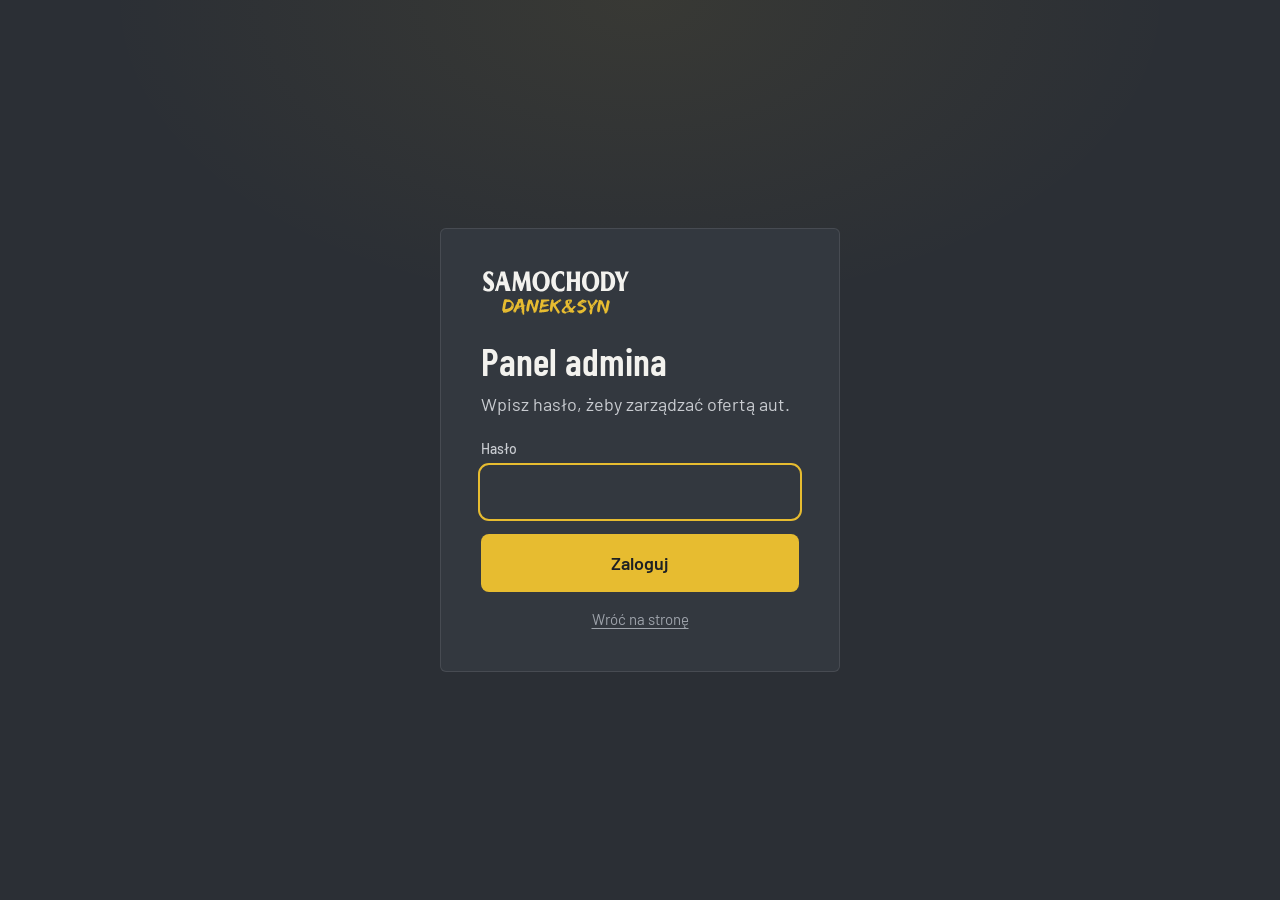
<file: admin.html>
<!doctype html>
<html lang="pl">
<head>
  <meta charset="utf-8">
  <meta name="viewport" content="width=device-width, initial-scale=1, viewport-fit=cover">
  <title>Panel admina | Auto Komis Danek &amp; Syn</title>
  <meta name="robots" content="noindex, nofollow">
  <meta name="theme-color" content="#1D2024">
  <link rel="icon" href="assets/img/favicon.svg" type="image/svg+xml">
  <link rel="icon" href="assets/img/favicon-32.png" sizes="32x32" type="image/png">
  <link rel="stylesheet" href="assets/css/style.css">
  <link rel="stylesheet" href="assets/css/admin.css">
</head>
<body class="adm-body">

<svg width="0" height="0" style="position:absolute" aria-hidden="true" focusable="false">
  <defs>
    <symbol id="i-plus" viewBox="0 0 24 24"><path fill="none" stroke="currentColor" stroke-width="2.2" stroke-linecap="round" d="M12 5v14M5 12h14"/></symbol>
    <symbol id="i-edit" viewBox="0 0 24 24"><path fill="none" stroke="currentColor" stroke-width="1.8" stroke-linejoin="round" d="M4 20h4L19.2 8.8a2.8 2.8 0 0 0-4-4L4 16z"/><path fill="none" stroke="currentColor" stroke-width="1.8" d="m13.6 6.4 4 4"/></symbol>
    <symbol id="i-trash" viewBox="0 0 24 24"><path fill="none" stroke="currentColor" stroke-width="1.8" stroke-linecap="round" stroke-linejoin="round" d="M4 7h16M9 7V4.5h6V7M6.5 7l1 13h9l1-13M10 11v5.5M14 11v5.5"/></symbol>
    <symbol id="i-up" viewBox="0 0 24 24"><path fill="none" stroke="currentColor" stroke-width="2" stroke-linecap="round" stroke-linejoin="round" d="m6 15 6-6 6 6"/></symbol>
    <symbol id="i-down" viewBox="0 0 24 24"><path fill="none" stroke="currentColor" stroke-width="2" stroke-linecap="round" stroke-linejoin="round" d="m6 9 6 6 6-6"/></symbol>
    <symbol id="i-chev-l" viewBox="0 0 24 24"><path fill="none" stroke="currentColor" stroke-width="2" stroke-linecap="round" stroke-linejoin="round" d="m15 6-6 6 6 6"/></symbol>
    <symbol id="i-chev-r" viewBox="0 0 24 24"><path fill="none" stroke="currentColor" stroke-width="2" stroke-linecap="round" stroke-linejoin="round" d="m9 6 6 6-6 6"/></symbol>
    <symbol id="i-eye" viewBox="0 0 24 24"><path fill="none" stroke="currentColor" stroke-width="1.8" stroke-linejoin="round" d="M2.5 12S6 5.5 12 5.5 21.5 12 21.5 12 18 18.5 12 18.5 2.5 12 2.5 12z"/><circle cx="12" cy="12" r="3" fill="none" stroke="currentColor" stroke-width="1.8"/></symbol>
    <symbol id="i-eye-off" viewBox="0 0 24 24"><path fill="none" stroke="currentColor" stroke-width="1.8" stroke-linecap="round" stroke-linejoin="round" d="M3.5 3.5l17 17M10.4 5.6A9.7 9.7 0 0 1 12 5.5c6 0 9.5 6.5 9.5 6.5a16.6 16.6 0 0 1-3 3.8M6.7 6.9C4 8.6 2.5 12 2.5 12S6 18.5 12 18.5c1.7 0 3.2-.5 4.5-1.2M10 10a3 3 0 0 0 4.1 4.1"/></symbol>
    <symbol id="i-copy" viewBox="0 0 24 24"><rect x="8.5" y="8.5" width="11.5" height="11.5" rx="2" fill="none" stroke="currentColor" stroke-width="1.8"/><path fill="none" stroke="currentColor" stroke-width="1.8" d="M15.5 8.5V6a2 2 0 0 0-2-2H6a2 2 0 0 0-2 2v7.5a2 2 0 0 0 2 2h2.5"/></symbol>
    <symbol id="i-upload" viewBox="0 0 24 24"><path fill="none" stroke="currentColor" stroke-width="1.8" stroke-linecap="round" stroke-linejoin="round" d="M12 16V4.5M7.5 9 12 4.5 16.5 9M4.5 15.5v3a1.5 1.5 0 0 0 1.5 1.5h12a1.5 1.5 0 0 0 1.5-1.5v-3"/></symbol>
    <symbol id="i-download" viewBox="0 0 24 24"><path fill="none" stroke="currentColor" stroke-width="1.8" stroke-linecap="round" stroke-linejoin="round" d="M12 4.5V16M7.5 11.5 12 16l4.5-4.5M4.5 15.5v3a1.5 1.5 0 0 0 1.5 1.5h12a1.5 1.5 0 0 0 1.5-1.5v-3"/></symbol>
    <symbol id="i-image" viewBox="0 0 24 24"><rect x="3" y="5" width="18" height="14" rx="2" fill="none" stroke="currentColor" stroke-width="1.8"/><circle cx="8.5" cy="10" r="1.6" fill="currentColor"/><path fill="none" stroke="currentColor" stroke-width="1.8" stroke-linejoin="round" d="m21 15.5-5-5L6.5 19"/></symbol>
    <symbol id="i-star" viewBox="0 0 24 24"><path fill="none" stroke="currentColor" stroke-width="1.8" stroke-linejoin="round" d="m12 3.6 2.6 5.3 5.8.8-4.2 4.1 1 5.8-5.2-2.7-5.2 2.7 1-5.8-4.2-4.1 5.8-.8z"/></symbol>
    <symbol id="i-check" viewBox="0 0 24 24"><path fill="none" stroke="currentColor" stroke-width="2.2" stroke-linecap="round" stroke-linejoin="round" d="m5 12.6 4.4 4.4L19 7.4"/></symbol>
    <symbol id="i-close" viewBox="0 0 24 24"><path fill="none" stroke="currentColor" stroke-width="2" stroke-linecap="round" d="m6 6 12 12M18 6 6 18"/></symbol>
    <symbol id="i-external" viewBox="0 0 24 24"><path fill="none" stroke="currentColor" stroke-width="1.8" stroke-linecap="round" stroke-linejoin="round" d="M14 4h6v6M20 4l-9 9M18 14v5a1 1 0 0 1-1 1H5a1 1 0 0 1-1-1V7a1 1 0 0 1 1-1h5"/></symbol>
    <symbol id="i-logout" viewBox="0 0 24 24"><path fill="none" stroke="currentColor" stroke-width="1.8" stroke-linecap="round" stroke-linejoin="round" d="M14.5 4H19a1 1 0 0 1 1 1v14a1 1 0 0 1-1 1h-4.5M10 16.5 5.5 12 10 7.5M5.5 12h10"/></symbol>
  </defs>
</svg>

<!-- ================================================================ LOGOWANIE -->
<main class="adm-login" data-login>
  <form class="adm-login__box" data-login-form novalidate>
    <img class="adm-login__logo" src="assets/img/logo.svg" alt="Samochody Danek &amp; Syn" width="2090" height="691">
    <h1>Panel admina</h1>
    <p>Wpisz PIN, żeby zarządzać ofertą aut.</p>
    <div class="field">
      <label for="adm-pin">PIN</label>
      <input class="input" id="adm-pin" type="password" inputmode="numeric" autocomplete="current-password" required>
    </div>
    <p class="adm-login__err" data-login-err role="alert" hidden>Nieprawidłowy PIN. Spróbuj ponownie.</p>
    <button class="btn btn--gold btn--lg" type="submit">Zaloguj</button>
    <a class="adm-login__back" href="index.html">Wróć na stronę</a>
  </form>
</main>

<!-- ================================================================ PANEL -->
<div class="adm" data-app hidden>
  <header class="adm-head">
    <div class="wrap adm-head__bar">
      <a class="brand" href="index.html" aria-label="Strona główna"><img src="assets/img/logo.svg" alt="Samochody Danek &amp; Syn" width="2090" height="691"></a>
      <span class="adm-head__label">Panel admina</span>
      <div class="adm-head__actions">
        <a class="btn btn--ghost btn--compact" href="index.html#oferta" target="_blank" rel="noopener"><svg aria-hidden="true"><use href="#i-external"/></svg><span>Zobacz stronę</span></a>
        <button class="btn btn--ghost btn--compact" type="button" data-logout><svg aria-hidden="true"><use href="#i-logout"/></svg><span>Wyloguj</span></button>
      </div>
    </div>
  </header>

  <main class="wrap adm-main">
    <section class="adm-state" data-state aria-live="polite"></section>

    <div class="adm-tabs" role="tablist" aria-label="Co chcesz edytować">
      <button class="adm-tab" role="tab" type="button" data-tab="cars" aria-selected="true">Auta <span data-tab-count="cars"></span></button>
      <button class="adm-tab" role="tab" type="button" data-tab="gallery" aria-selected="false">Galeria <span data-tab-count="gallery"></span></button>
      <button class="adm-tab" role="tab" type="button" data-tab="reviews" aria-selected="false">Opinie <span data-tab-count="reviews"></span></button>
    </div>

    <section data-panel="cars">
      <div class="adm-toolbar">
        <div>
          <h1 class="adm-title">Oferta aut</h1>
          <p class="adm-sub" data-count></p>
        </div>
        <button class="btn btn--gold btn--lg" type="button" data-add><svg aria-hidden="true"><use href="#i-plus"/></svg>Dodaj auto</button>
      </div>

      <ol class="adm-list" data-list></ol>
      <p class="adm-empty" data-empty hidden>Brak aut w ofercie. Dodaj pierwsze auto przyciskiem „Dodaj auto”.</p>

      <p class="adm-note">Kolejność na liście to kolejność „Polecane” na stronie. Zmiany zapisują się automatycznie na tym urządzeniu.</p>
    </section>

    <section data-panel="gallery" hidden>
      <div class="adm-toolbar">
        <div>
          <h1 class="adm-title">Galeria</h1>
          <p class="adm-sub">Zdjęcia aut, które już sprzedaliście. Przesuwają się w pasku galerii w zakładce „Poznaj naszą ofertę”.</p>
        </div>
      </div>
      <label class="adm-drop" data-gal-drop>
        <input type="file" accept="image/*" multiple data-gal-files>
        <svg aria-hidden="true"><use href="#i-upload"/></svg>
        <strong>Dodaj zdjęcia do galerii</strong>
        <span>Kliknij albo przeciągnij pliki tutaj. Możesz wybrać kilka naraz, zmniejszą się automatycznie.</span>
      </label>
      <p class="adm-progress" data-gal-progress role="status" hidden></p>
      <ol class="adm-photos adm-photos--gallery" data-gal-list></ol>
      <p class="adm-empty" data-gal-empty hidden>Galeria jest pusta. Dodaj zdjęcia aut, które już sprzedaliście.</p>
    </section>

    <section data-panel="reviews" hidden>
      <div class="adm-toolbar">
        <div>
          <h1 class="adm-title">Opinie</h1>
          <p class="adm-sub">Opinie klientów w przewijanej taśmie na stronie. Najlepiej kopiuj je z Google, a nazwisko skracaj do inicjału.</p>
        </div>
        <button class="btn btn--gold btn--lg" type="button" data-rev-add><svg aria-hidden="true"><use href="#i-plus"/></svg>Dodaj opinię</button>
      </div>
      <ol class="adm-list" data-rev-list></ol>
      <p class="adm-empty" data-rev-empty hidden>Brak opinii. Dodaj pierwszą przyciskiem „Dodaj opinię”.</p>
    </section>
  </main>
</div>

<!-- ================================================================ EDYTOR AUTA -->
<dialog class="adm-editor" data-editor aria-labelledby="ed-title">
  <form class="adm-editor__form" data-editor-form novalidate>
    <header class="adm-editor__head">
      <h2 id="ed-title" data-ed-title>Nowe auto</h2>
      <button class="adm-icon-btn" type="button" data-ed-cancel aria-label="Zamknij bez zapisywania"><svg aria-hidden="true"><use href="#i-close"/></svg></button>
    </header>

    <div class="adm-editor__body">
      <section class="adm-sec">
        <div class="adm-sec__head"><h3>Zdjęcia</h3><span class="adm-sec__meta" data-photo-count></span></div>
        <p class="adm-hint">Pierwsze zdjęcie jest główne i pokazuje się na liście aut. Najlepiej poziome, w proporcji 4:3. Duże zdjęcia z telefonu zmniejszą się automatycznie.</p>
        <label class="adm-drop" data-drop>
          <input type="file" accept="image/*" multiple data-files>
          <svg aria-hidden="true"><use href="#i-upload"/></svg>
          <strong>Dodaj zdjęcia</strong>
          <span>Kliknij albo przeciągnij pliki tutaj. Możesz wybrać kilka naraz.</span>
        </label>
        <p class="adm-progress" data-progress role="status" hidden></p>
        <ol class="adm-photos" data-photos></ol>
        <p class="field__error" data-err="images" hidden></p>
      </section>

      <section class="adm-sec">
        <h3>Podstawowe dane</h3>
        <div class="adm-grid">
          <div class="field"><label for="e-make">Marka *</label><input class="input" id="e-make" name="make" list="dl-make" autocomplete="off"><p class="field__error" data-err="make" hidden></p></div>
          <div class="field"><label for="e-model">Model *</label><input class="input" id="e-model" name="model" autocomplete="off"><p class="field__error" data-err="model" hidden></p></div>
          <div class="field"><label for="e-version">Wersja</label><input class="input" id="e-version" name="version" placeholder="np. 2.0 TDI DSG Xcellence" autocomplete="off"></div>
          <div class="field"><label for="e-year">Rok produkcji *</label><input class="input" id="e-year" name="year" type="number" inputmode="numeric" min="1950" max="2100"><p class="field__error" data-err="year" hidden></p></div>
          <div class="field"><label for="e-mileage">Przebieg (km) *</label><input class="input" id="e-mileage" name="mileage" type="number" inputmode="numeric" min="0" step="1"><p class="field__error" data-err="mileage" hidden></p></div>
          <div class="field"><label for="e-price">Cena (zł) *</label><input class="input" id="e-price" name="price" type="number" inputmode="numeric" min="0" step="100"><p class="field__error" data-err="price" hidden></p></div>
        </div>
        <label class="adm-check"><input type="checkbox" name="negotiable"> Cena do negocjacji</label>
      </section>

      <section class="adm-sec">
        <h3>Dane techniczne</h3>
        <div class="adm-grid">
          <div class="field"><label for="e-fuel">Paliwo *</label>
            <select class="select" id="e-fuel" name="fuel">
              <option value="">Wybierz</option>
              <option>Benzyna</option><option>Diesel</option><option>Benzyna + LPG</option>
              <option>Hybryda</option><option>Hybryda plug-in</option><option>Elektryczny</option>
            </select><p class="field__error" data-err="fuel" hidden></p></div>
          <div class="field"><label for="e-gearbox">Skrzynia biegów</label>
            <select class="select" id="e-gearbox" name="gearbox"><option value="">Nie podano</option><option>Manualna</option><option>Automatyczna</option></select></div>
          <div class="field"><label for="e-gnote">Skrzynia: szczegóły</label><input class="input" id="e-gnote" name="gearboxNote" placeholder="np. DSG, 7 biegów" autocomplete="off"></div>
          <div class="field"><label for="e-engine">Pojemność (cm³)</label><input class="input" id="e-engine" name="engine" type="number" inputmode="numeric" min="0"><p class="field__error" data-err="engine" hidden></p></div>
          <div class="field"><label for="e-power">Moc (KM)</label><input class="input" id="e-power" name="power" type="number" inputmode="numeric" min="0"><p class="field__error" data-err="power" hidden></p></div>
          <div class="field"><label for="e-drive">Napęd</label><input class="input" id="e-drive" name="drive" list="dl-drive" autocomplete="off"></div>
          <div class="field"><label for="e-body">Nadwozie</label><input class="input" id="e-body" name="body" list="dl-body" autocomplete="off"></div>
          <div class="field"><label for="e-color">Kolor</label><input class="input" id="e-color" name="color" list="dl-color" autocomplete="off"></div>
          <div class="field"><label for="e-origin">Kraj pochodzenia</label><input class="input" id="e-origin" name="origin" list="dl-origin" autocomplete="off"></div>
        </div>
      </section>

      <section class="adm-sec">
        <h3>Atuty</h3>
        <p class="adm-hint">Zaznacz tylko to, co jest potwierdzone. Dwa pierwsze zaznaczone atuty pokazują się na karcie auta.</p>
        <div class="adm-checks">
          <label class="adm-check"><input type="checkbox" name="f_accidentFree"> Bezwypadkowy</label>
          <label class="adm-check"><input type="checkbox" name="f_firstOwner"> Pierwszy właściciel</label>
          <label class="adm-check"><input type="checkbox" name="f_aso"> Serwisowany w ASO</label>
          <label class="adm-check"><input type="checkbox" name="f_registeredPL"> Zarejestrowany w Polsce</label>
          <label class="adm-check"><input type="checkbox" name="f_originalPaint"> Oryginalny lakier</label>
          <label class="adm-check"><input type="checkbox" name="f_noSmoking"> Nie palono w aucie</label>
          <label class="adm-check"><input type="checkbox" name="f_twoKeys"> Dwa kluczyki</label>
        </div>
        <div class="adm-grid adm-grid--2">
          <div class="adm-combo">
            <label class="adm-check"><input type="checkbox" name="warrantyOn"> Gwarancja</label>
            <input class="input" name="warranty" aria-label="Okres gwarancji" placeholder="np. 12 miesięcy">
          </div>
          <div class="adm-combo">
            <label class="adm-check"><input type="checkbox" name="inspectionOn"> Przegląd ważny do</label>
            <input class="input" name="inspection" aria-label="Przegląd ważny do (miesiąc i rok)" placeholder="MM.RRRR, np. 04.2027">
          </div>
        </div>
      </section>

      <section class="adm-sec">
        <h3>Wyposażenie</h3>
        <p class="adm-hint">Jedna pozycja w wierszu. Najważniejsze wpisz na górze. Kliknij podpowiedź, żeby ją dodać albo usunąć.</p>
        <textarea class="input textarea" name="highlights" rows="6" aria-label="Wyposażenie, jedna pozycja w wierszu"></textarea>
        <div class="adm-chips" data-chips></div>
      </section>

      <section class="adm-sec">
        <h3>Opis i widoczność</h3>
        <div class="field"><label for="e-desc">Opis (opcjonalnie)</label><textarea class="input textarea" id="e-desc" name="description" rows="5" placeholder="Kilka zdań o aucie: stan, historia, co warto wiedzieć."></textarea></div>
        <div class="field"><label for="e-otomoto">Link do ogłoszenia na Otomoto (opcjonalnie)</label><input class="input" id="e-otomoto" name="otomoto" type="url" inputmode="url" placeholder="https://www.otomoto.pl/osobowe/oferta/..."><p class="field__error" data-err="otomoto" hidden></p></div>
        <label class="adm-check adm-check--strong"><input type="checkbox" name="visible" checked> Widoczne na stronie</label>
      </section>
    </div>

    <footer class="adm-editor__foot">
      <p class="adm-editor__msg" data-ed-msg role="alert" hidden></p>
      <button class="btn btn--ghost" type="button" data-ed-cancel>Anuluj</button>
      <button class="btn btn--gold" type="submit"><svg aria-hidden="true"><use href="#i-check"/></svg>Zapisz auto</button>
    </footer>
  </form>
</dialog>

<!-- ================================================================ EDYTOR OPINII -->
<dialog class="adm-modal adm-modal--form" data-rev-editor aria-labelledby="rev-title">
  <form class="adm-modal__box" data-rev-form novalidate>
    <h2 id="rev-title" data-rev-title>Nowa opinia</h2>
    <div class="field">
      <label for="r-author">Autor *</label>
      <input class="input" id="r-author" name="author" placeholder="np. Agata K." autocomplete="off">
      <p class="field__error" data-rerr="author" hidden>Wpisz autora, np. imię i pierwszą literę nazwiska.</p>
    </div>
    <div class="field">
      <label for="r-car">Kupione auto (opcjonalnie)</label>
      <input class="input" id="r-car" name="car" placeholder="np. Audi A4" autocomplete="off">
    </div>
    <div class="field">
      <label for="r-text">Treść opinii *</label>
      <textarea class="input textarea" id="r-text" name="body" rows="7"></textarea>
      <p class="field__error" data-rerr="body" hidden>Wpisz treść opinii.</p>
    </div>
    <div class="adm-modal__actions">
      <button class="btn btn--ghost" type="button" data-rev-cancel>Anuluj</button>
      <button class="btn btn--gold" type="submit">Zapisz opinię</button>
    </div>
  </form>
</dialog>

<!-- ================================================================ PUBLIKACJA: WKRÓTCE (widzi komis) -->
<dialog class="adm-modal" data-soon aria-labelledby="soon-title">
  <div class="adm-modal__box">
    <p class="adm-soon__tag">Wkrótce</p>
    <h2 id="soon-title">Publikacja będzie dostępna wkrótce</h2>
    <p>Już niedługo jednym kliknięciem pokażesz zmiany wszystkim klientom.</p>
    <p>Do tego czasu wszystko, co dodasz albo zmienisz, jest zapisane na tym urządzeniu i od razu widać to na stronie w&nbsp;tej przeglądarce.</p>
    <div class="adm-modal__actions">
      <button class="btn btn--gold" type="button" data-soon-close>Rozumiem</button>
    </div>
  </div>
</dialog>

<!-- ================================================================ PUBLIKACJA: PACZKA ZIP (tylko admin.html?dev, dla opiekuna strony) -->
<dialog class="adm-modal" data-publish aria-labelledby="pub-title">
  <div class="adm-modal__box">
    <h2 id="pub-title">Opublikuj zmiany</h2>
    <p>Zmiany są zapisane tylko w tej przeglądarce. Żeby zobaczyli je wszyscy klienci:</p>
    <ol class="adm-steps">
      <li>Pobierz paczkę z ofertą (plik ZIP z danymi i zdjęciami).</li>
      <li>Wgraj ją do repozytorium strony na GitHubie albo prześlij osobie, która opiekuje się stroną.</li>
      <li>Po publikacji panel sam rozpozna, że zmiany są już na stronie.</li>
    </ol>
    <div class="adm-modal__actions">
      <button class="btn btn--ghost" type="button" data-pub-close>Zamknij</button>
      <button class="btn btn--gold" type="button" data-pub-download><svg aria-hidden="true"><use href="#i-download"/></svg>Pobierz paczkę</button>
    </div>
  </div>
</dialog>

<datalist id="dl-make">
  <option>Alfa Romeo</option><option>Audi</option><option>BMW</option><option>Citroën</option><option>Cupra</option><option>Dacia</option>
  <option>Fiat</option><option>Ford</option><option>Honda</option><option>Hyundai</option><option>Jeep</option><option>Kia</option>
  <option>Land Rover</option><option>Lexus</option><option>Mazda</option><option>Mercedes-Benz</option><option>Mini</option>
  <option>Mitsubishi</option><option>Nissan</option><option>Opel</option><option>Peugeot</option><option>Renault</option>
  <option>Seat</option><option>Skoda</option><option>Suzuki</option><option>Toyota</option><option>Volkswagen</option><option>Volvo</option>
</datalist>
<datalist id="dl-drive"><option>Na przednie koła</option><option>Na tylne koła</option><option>4x4</option></datalist>
<datalist id="dl-body"><option>SUV</option><option>Kombi</option><option>Hatchback</option><option>Sedan</option><option>Kompakt</option><option>Coupe</option><option>Kabriolet</option><option>Minivan</option><option>Van</option><option>Pickup</option></datalist>
<datalist id="dl-color"><option>Biały</option><option>Biały metalik</option><option>Czarny</option><option>Czarny metalik</option><option>Szary metalik</option><option>Srebrny metalik</option><option>Niebieski metalik</option><option>Czerwony</option><option>Brązowy metalik</option><option>Zielony metalik</option><option>Beżowy</option></datalist>
<datalist id="dl-origin"><option>Polska</option><option>Niemcy</option><option>Dania</option><option>Francja</option><option>Belgia</option><option>Holandia</option><option>Szwecja</option><option>Austria</option><option>Szwajcaria</option><option>Włochy</option><option>USA</option></datalist>

<div class="toast" data-toast role="status" aria-live="polite" hidden></div>

<script src="assets/js/config.js" defer></script>
<script src="assets/js/inventory.js" defer></script>
<script src="assets/js/store.js" defer></script>
<script src="assets/js/admin.js" defer></script>
</body>
</html>
</file>
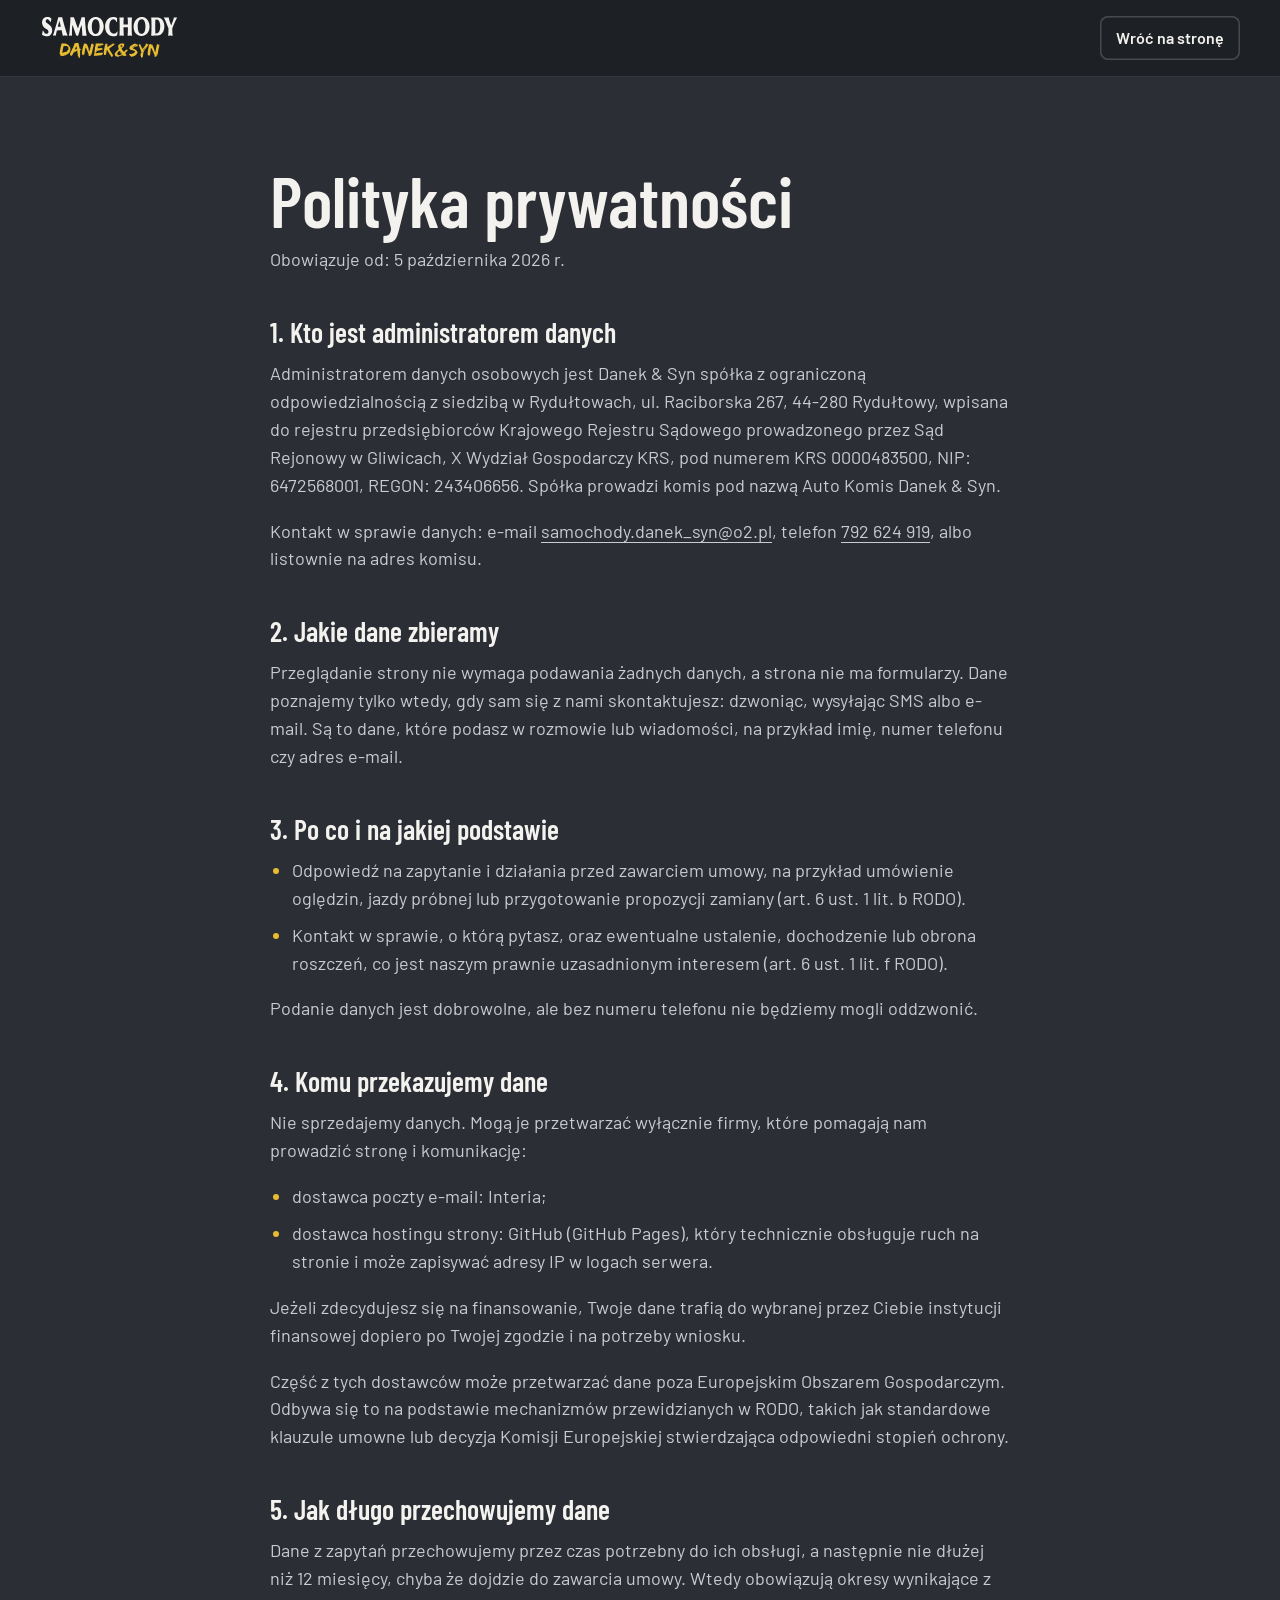
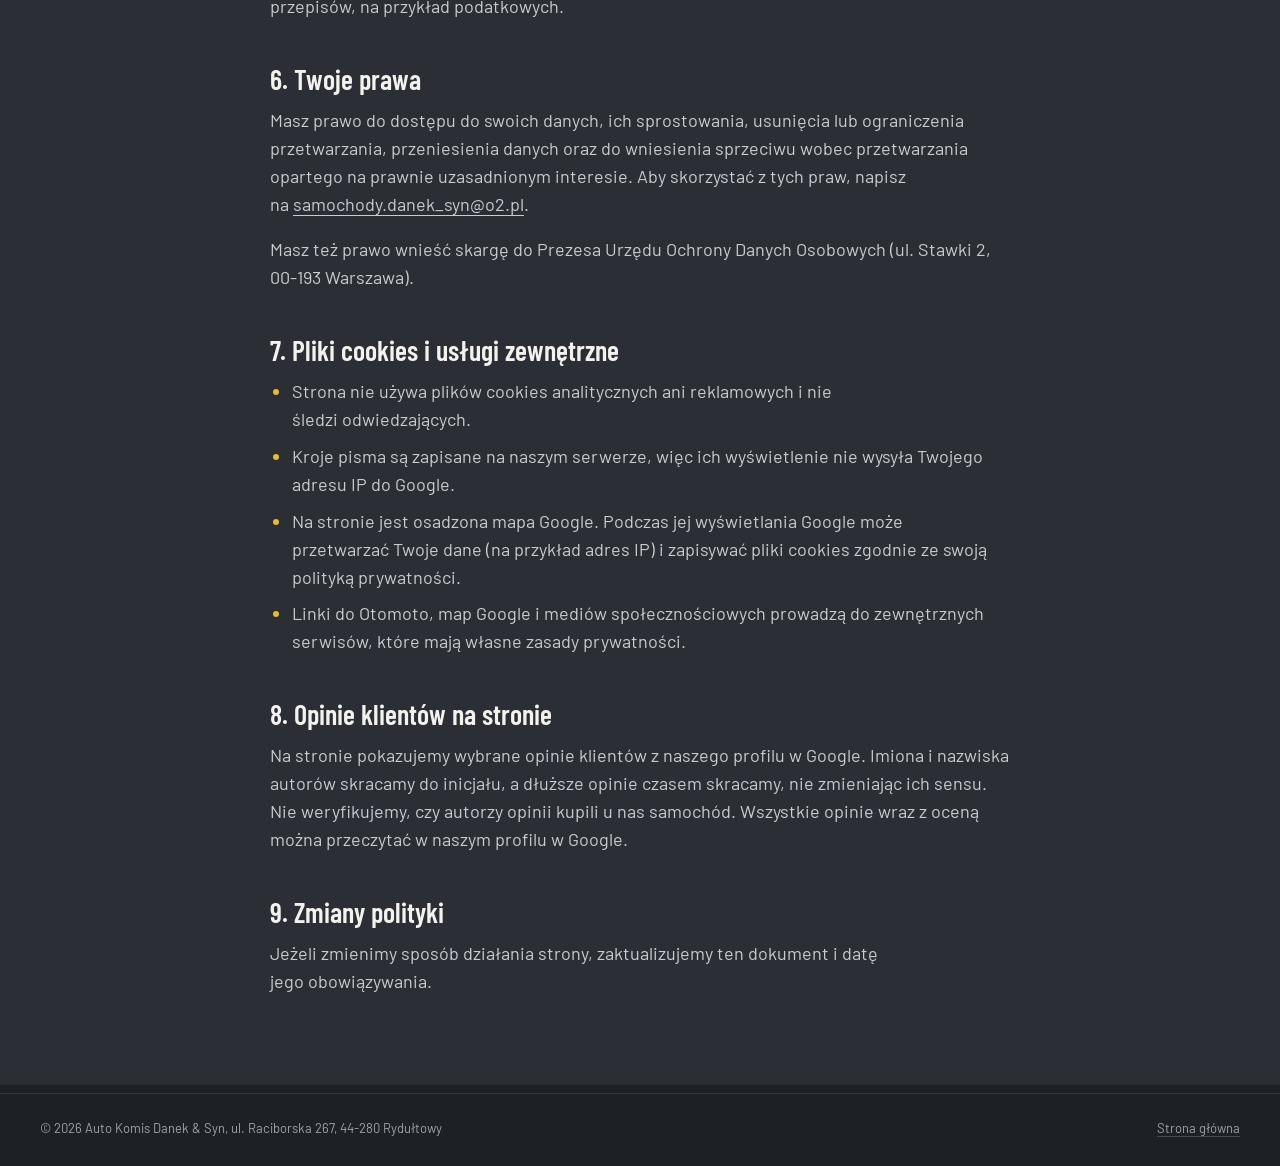
<file: polityka-prywatnosci.html>
<!doctype html>
<html lang="pl">
<head>
  <meta charset="utf-8">
  <meta name="viewport" content="width=device-width, initial-scale=1, viewport-fit=cover">
  <title>Polityka prywatności | Auto Komis Danek &amp; Syn</title>
  <meta name="description" content="Polityka prywatności strony Auto Komis Danek &amp; Syn, Rydułtowy.">
  <meta name="robots" content="noindex, follow">
  <meta name="theme-color" content="#1D2024">
  <link rel="icon" href="assets/img/favicon.svg" type="image/svg+xml">
  <link rel="icon" href="assets/img/favicon-32.png" sizes="32x32" type="image/png">
  <link rel="stylesheet" href="assets/css/style.css">
</head>
<body class="legal-page">
<!--
  Dane administratora według KRS 0000483500. Treść odpowiada temu, jak działa strona:
  brak cookies analitycznych, fonty lokalne, osadzona mapa Google, brak formularzy.
  Przed publikacją warto, żeby treść przejrzał prawnik lub osoba od RODO.
-->
<header class="legal-head">
  <div class="wrap legal-head__bar">
    <a class="brand" href="index.html" aria-label="Wróć na stronę główną"><img src="assets/img/logo.svg" alt="Auto Komis Danek &amp; Syn" width="954" height="362"></a>
    <a class="btn btn--ghost btn--compact" href="index.html">Wróć na stronę</a>
  </div>
</header>

<main class="wrap legal">
  <h1>Polityka prywatności</h1>
  <p class="legal__meta">Obowiązuje od: 5 października 2026 r.</p>

  <h2>1. Kto jest administratorem danych</h2>
  <p>Administratorem danych osobowych jest Danek &amp; Syn spółka z ograniczoną odpowiedzialnością z siedzibą w Rydułtowach, ul. Raciborska 267, 44-280 Rydułtowy, wpisana do rejestru przedsiębiorców Krajowego Rejestru Sądowego prowadzonego przez Sąd Rejonowy w Gliwicach, X Wydział Gospodarczy KRS, pod numerem KRS 0000483500, NIP: 6472568001, REGON: 243406656. Spółka prowadzi komis pod nazwą Auto Komis Danek &amp; Syn.</p>
  <p>Kontakt w sprawie danych: e-mail <a href="mailto:samochody.danek_syn@o2.pl">samochody.danek_syn@o2.pl</a>, telefon <a href="tel:+48792624919">792&nbsp;624&nbsp;919</a>, albo listownie na adres komisu.</p>

  <h2>2. Jakie dane zbieramy</h2>
  <p>Przeglądanie strony nie wymaga podawania żadnych danych, a strona nie ma formularzy. Dane poznajemy tylko wtedy, gdy sam się z nami skontaktujesz: dzwoniąc, wysyłając SMS albo e-mail. Są to dane, które podasz w rozmowie lub wiadomości, na przykład imię, numer telefonu czy adres e-mail.</p>

  <h2>3. Po co i na jakiej podstawie</h2>
  <ul>
    <li>Odpowiedź na zapytanie i działania przed zawarciem umowy, na przykład umówienie oględzin, jazdy próbnej lub przygotowanie propozycji zamiany (art.&nbsp;6 ust.&nbsp;1 lit.&nbsp;b RODO).</li>
    <li>Kontakt w sprawie, o którą pytasz, oraz ewentualne ustalenie, dochodzenie lub obrona roszczeń, co jest naszym prawnie uzasadnionym interesem (art.&nbsp;6 ust.&nbsp;1 lit.&nbsp;f RODO).</li>
  </ul>
  <p>Podanie danych jest dobrowolne, ale bez numeru telefonu nie będziemy mogli oddzwonić.</p>

  <h2>4. Komu przekazujemy dane</h2>
  <p>Nie sprzedajemy danych. Mogą je przetwarzać wyłącznie firmy, które pomagają nam prowadzić stronę i komunikację:</p>
  <ul>
    <li>dostawca poczty e-mail: Interia;</li>
    <li>dostawca hostingu strony: GitHub (GitHub Pages), który technicznie obsługuje ruch na stronie i może zapisywać adresy IP w logach serwera.</li>
  </ul>
  <p>Jeżeli zdecydujesz się na finansowanie, Twoje dane trafią do wybranej przez Ciebie instytucji finansowej dopiero po Twojej zgodzie i na potrzeby wniosku.</p>
  <p>Część z tych dostawców może przetwarzać dane poza Europejskim Obszarem Gospodarczym. Odbywa się to na podstawie mechanizmów przewidzianych w RODO, takich jak standardowe klauzule umowne lub decyzja Komisji Europejskiej stwierdzająca odpowiedni stopień ochrony.</p>

  <h2>5. Jak długo przechowujemy dane</h2>
  <p>Dane z zapytań przechowujemy przez czas potrzebny do ich obsługi, a następnie nie dłużej niż 12 miesięcy, chyba że dojdzie do zawarcia umowy. Wtedy obowiązują okresy wynikające z przepisów, na przykład podatkowych.</p>

  <h2>6. Twoje prawa</h2>
  <p>Masz prawo do dostępu do swoich danych, ich sprostowania, usunięcia lub ograniczenia przetwarzania, przeniesienia danych oraz do wniesienia sprzeciwu wobec przetwarzania opartego na prawnie uzasadnionym interesie. Aby skorzystać z tych praw, napisz na <a href="mailto:samochody.danek_syn@o2.pl">samochody.danek_syn@o2.pl</a>.</p>
  <p>Masz też prawo wnieść skargę do Prezesa Urzędu Ochrony Danych Osobowych (ul. Stawki 2, 00-193 Warszawa).</p>

  <h2>7. Pliki cookies i usługi zewnętrzne</h2>
  <ul>
    <li>Strona nie używa plików cookies analitycznych ani reklamowych i nie śledzi odwiedzających.</li>
    <li>Kroje pisma są zapisane na naszym serwerze, więc ich wyświetlenie nie wysyła Twojego adresu IP do Google.</li>
    <li>Na stronie jest osadzona mapa Google. Podczas jej wyświetlania Google może przetwarzać Twoje dane (na przykład adres IP) i zapisywać pliki cookies zgodnie ze swoją polityką prywatności.</li>
    <li>Linki do Otomoto, map Google i mediów społecznościowych prowadzą do zewnętrznych serwisów, które mają własne zasady prywatności.</li>
  </ul>

  <h2 id="opinie">8. Opinie klientów na stronie</h2>
  <p>Na stronie pokazujemy wybrane opinie klientów z naszego profilu w Google. Imiona i nazwiska autorów skracamy do inicjału, a dłuższe opinie czasem skracamy, nie zmieniając ich sensu. Nie weryfikujemy, czy autorzy opinii kupili u nas samochód. Wszystkie opinie wraz z oceną można przeczytać w naszym profilu w Google.</p>

  <h2>9. Zmiany polityki</h2>
  <p>Jeżeli zmienimy sposób działania strony, zaktualizujemy ten dokument i datę jego obowiązywania.</p>
</main>

<footer class="site-footer site-footer--slim">
  <div class="wrap site-footer__bottom">
    <p>© <span id="y">2026</span> Auto Komis Danek &amp; Syn, ul. Raciborska 267, 44-280 Rydułtowy</p>
    <p><a href="index.html">Strona główna</a></p>
  </div>
</footer>
<script>document.getElementById("y").textContent = new Date().getFullYear();</script>
</body>
</html>
</file>
<file: assets/css/style.css>
/* ==========================================================================
   Auto Komis Danek & Syn
   Paleta z ich placu: antracytowa elewacja, złoty szyld, białe ramy, żwir.
   Motyw: tablica rejestracyjna "DANEK & SYN" montowana na autach.
   ========================================================================== */

/* ---------- Fonty (hostowane lokalnie: szybciej i bez wysyłania IP do Google) ---------- */
@font-face { font-family: "Barlow"; font-style: normal; font-weight: 400; font-display: swap; src: url(../fonts/barlow-latin-ext-400-normal.woff2) format("woff2"); unicode-range: U+0100-02BA, U+02BD-02C5, U+02C7-02CC, U+02CE-02D7, U+02DD-02FF, U+0304, U+0308, U+0329, U+1D00-1DBF, U+1E00-1E9F, U+1EF2-1EFF, U+2020, U+20A0-20AB, U+20AD-20C0, U+2113, U+2C60-2C7F, U+A720-A7FF; }
@font-face { font-family: "Barlow"; font-style: normal; font-weight: 400; font-display: swap; src: url(../fonts/barlow-latin-400-normal.woff2) format("woff2"); unicode-range: U+0000-00FF, U+0131, U+0152-0153, U+02BB-02BC, U+02C6, U+02DA, U+02DC, U+0304, U+0308, U+0329, U+2000-206F, U+20AC, U+2122, U+2191, U+2193, U+2212, U+2215, U+FEFF, U+FFFD; }
@font-face { font-family: "Barlow"; font-style: normal; font-weight: 500; font-display: swap; src: url(../fonts/barlow-latin-ext-500-normal.woff2) format("woff2"); unicode-range: U+0100-02BA, U+02BD-02C5, U+02C7-02CC, U+02CE-02D7, U+02DD-02FF, U+0304, U+0308, U+0329, U+1D00-1DBF, U+1E00-1E9F, U+1EF2-1EFF, U+2020, U+20A0-20AB, U+20AD-20C0, U+2113, U+2C60-2C7F, U+A720-A7FF; }
@font-face { font-family: "Barlow"; font-style: normal; font-weight: 500; font-display: swap; src: url(../fonts/barlow-latin-500-normal.woff2) format("woff2"); unicode-range: U+0000-00FF, U+0131, U+0152-0153, U+02BB-02BC, U+02C6, U+02DA, U+02DC, U+0304, U+0308, U+0329, U+2000-206F, U+20AC, U+2122, U+2191, U+2193, U+2212, U+2215, U+FEFF, U+FFFD; }
@font-face { font-family: "Barlow"; font-style: normal; font-weight: 600; font-display: swap; src: url(../fonts/barlow-latin-ext-600-normal.woff2) format("woff2"); unicode-range: U+0100-02BA, U+02BD-02C5, U+02C7-02CC, U+02CE-02D7, U+02DD-02FF, U+0304, U+0308, U+0329, U+1D00-1DBF, U+1E00-1E9F, U+1EF2-1EFF, U+2020, U+20A0-20AB, U+20AD-20C0, U+2113, U+2C60-2C7F, U+A720-A7FF; }
@font-face { font-family: "Barlow"; font-style: normal; font-weight: 600; font-display: swap; src: url(../fonts/barlow-latin-600-normal.woff2) format("woff2"); unicode-range: U+0000-00FF, U+0131, U+0152-0153, U+02BB-02BC, U+02C6, U+02DA, U+02DC, U+0304, U+0308, U+0329, U+2000-206F, U+20AC, U+2122, U+2191, U+2193, U+2212, U+2215, U+FEFF, U+FFFD; }
@font-face { font-family: "Barlow Condensed"; font-style: normal; font-weight: 600; font-display: swap; src: url(../fonts/barlow-condensed-latin-ext-600-normal.woff2) format("woff2"); unicode-range: U+0100-02BA, U+02BD-02C5, U+02C7-02CC, U+02CE-02D7, U+02DD-02FF, U+0304, U+0308, U+0329, U+1D00-1DBF, U+1E00-1E9F, U+1EF2-1EFF, U+2020, U+20A0-20AB, U+20AD-20C0, U+2113, U+2C60-2C7F, U+A720-A7FF; }
@font-face { font-family: "Barlow Condensed"; font-style: normal; font-weight: 600; font-display: swap; src: url(../fonts/barlow-condensed-latin-600-normal.woff2) format("woff2"); unicode-range: U+0000-00FF, U+0131, U+0152-0153, U+02BB-02BC, U+02C6, U+02DA, U+02DC, U+0304, U+0308, U+0329, U+2000-206F, U+20AC, U+2122, U+2191, U+2193, U+2212, U+2215, U+FEFF, U+FFFD; }
@font-face { font-family: "Barlow Condensed"; font-style: normal; font-weight: 700; font-display: swap; src: url(../fonts/barlow-condensed-latin-ext-700-normal.woff2) format("woff2"); unicode-range: U+0100-02BA, U+02BD-02C5, U+02C7-02CC, U+02CE-02D7, U+02DD-02FF, U+0304, U+0308, U+0329, U+1D00-1DBF, U+1E00-1E9F, U+1EF2-1EFF, U+2020, U+20A0-20AB, U+20AD-20C0, U+2113, U+2C60-2C7F, U+A720-A7FF; }
@font-face { font-family: "Barlow Condensed"; font-style: normal; font-weight: 700; font-display: swap; src: url(../fonts/barlow-condensed-latin-700-normal.woff2) format("woff2"); unicode-range: U+0000-00FF, U+0131, U+0152-0153, U+02BB-02BC, U+02C6, U+02DA, U+02DC, U+0304, U+0308, U+0329, U+2000-206F, U+20AC, U+2122, U+2191, U+2193, U+2212, U+2215, U+FEFF, U+FFFD; }

/* ---------- Tokeny ---------- */
:root {
  --antracyt: #2B2F35;     /* elewacja komisu */
  --antracyt-2: #33383F;   /* podniesione powierzchnie */
  --antracyt-3: #3C414A;
  --grafit: #1D2024;       /* tablica szyldu */
  --czern: #141619;        /* tablice rejestracyjne */
  --szyld: #E7BC30;        /* złoto napisu DANEK&SYN */
  --szyld-jasny: #F3CC4B;
  --rama: #F3F2EE;         /* białe ramy okien */
  --mgla: #9EA3AB;
  --mgla-jasna: #C9CCD1;
  --zwir: #D9D5CC;         /* żwir na placu */
  --tusz: #23262B;
  --tusz-2: #4A4E56;
  --ok: #5FD38D;
  --stop: #EE8A6E;
  --line: rgba(243, 242, 238, .1);
  --line-2: rgba(243, 242, 238, .2);
  --line-gravel: rgba(35, 38, 43, .16);

  --font: "Barlow", system-ui, -apple-system, "Segoe UI", Roboto, Arial, sans-serif;
  --font-cond: "Barlow Condensed", "Arial Narrow", "Roboto Condensed", system-ui, sans-serif;

  --header-h: 80px;
  --gutter: clamp(20px, 4vw, 40px);
  --section-y: clamp(72px, 9vw, 136px);
  --ease: cubic-bezier(.2, .7, .2, 1);

  --chrome: linear-gradient(160deg, #eceef0 0%, #8b9098 20%, #2c2f34 48%, #a7acb3 76%, #eceef0 100%);
  --plate-face: linear-gradient(180deg, #25282d 0%, #15171a 52%, #0e0f11 100%);
  --noise-light: url("data:image/svg+xml,%3Csvg xmlns='http://www.w3.org/2000/svg' width='180' height='180'%3E%3Cfilter id='n'%3E%3CfeTurbulence type='fractalNoise' baseFrequency='.9' numOctaves='3' stitchTiles='stitch'/%3E%3CfeColorMatrix values='0 0 0 0 1 0 0 0 0 1 0 0 0 0 1 0 0 0 .045 0'/%3E%3C/filter%3E%3Crect width='100%25' height='100%25' filter='url(%23n)'/%3E%3C/svg%3E");
  --noise-dark: url("data:image/svg+xml,%3Csvg xmlns='http://www.w3.org/2000/svg' width='180' height='180'%3E%3Cfilter id='n'%3E%3CfeTurbulence type='fractalNoise' baseFrequency='.75' numOctaves='3' stitchTiles='stitch'/%3E%3CfeColorMatrix values='0 0 0 0 .14 0 0 0 0 .15 0 0 0 0 .17 0 0 0 .13 0'/%3E%3C/filter%3E%3Crect width='100%25' height='100%25' filter='url(%23n)'/%3E%3C/svg%3E");
}

/* ---------- Baza ---------- */
*, *::before, *::after { box-sizing: border-box; }
html { -webkit-text-size-adjust: 100%; scroll-behavior: smooth; scroll-padding-top: calc(var(--header-h) + 16px); }
html.is-locked, html.menu-open { overflow: hidden; }
body {
  margin: 0;
  background: var(--antracyt);
  color: var(--rama);
  font: 400 1.125rem/1.55 var(--font);
  -webkit-font-smoothing: antialiased;
  -moz-osx-font-smoothing: grayscale;
  text-rendering: optimizeLegibility;
}
img, svg { display: block; max-width: 100%; }
img { height: auto; }
a { color: inherit; text-underline-offset: .2em; text-decoration-thickness: 1px; }
a:hover { text-decoration-color: var(--szyld); }
button, input, select, textarea { font: inherit; color: inherit; }
p { margin: 0 0 1em; }
p:last-child { margin-bottom: 0; }
h1, h2, h3 { margin: 0; font-family: var(--font-cond); font-weight: 600; line-height: 1; text-wrap: balance; }
p, li, dd { text-wrap: pretty; }
:focus-visible { outline: 2px solid var(--szyld); outline-offset: 3px; border-radius: 2px; }
::selection { background: var(--szyld); color: var(--grafit); }

[hidden] { display: none !important; }
.nowrap { white-space: nowrap; }
.wrap { width: 100%; max-width: 1280px; margin-inline: auto; padding-inline: var(--gutter); }
.visually-hidden { position: absolute !important; width: 1px; height: 1px; margin: -1px; padding: 0; overflow: hidden; clip: rect(0 0 0 0); white-space: nowrap; border: 0; }
.skip-link { position: absolute; left: 16px; top: -100px; z-index: 100; background: var(--szyld); color: var(--grafit); padding: 12px 18px; border-radius: 6px; font-weight: 600; text-decoration: none; }
.skip-link:focus { top: 12px; }
.to { display: inline-block; width: .75em; height: 1.5px; margin: 0 .35em; background: currentColor; opacity: .65; vertical-align: middle; transform: translateY(-.08em); }

.h2 { font-size: clamp(2.6rem, 1.7rem + 3.1vw, 4.4rem); line-height: .96; letter-spacing: -.005em; }
.h3 { font-size: 1.625rem; line-height: 1.1; }

/* ---------- Przyciski ---------- */
.btn {
  display: inline-flex; align-items: center; justify-content: center; gap: .6em;
  min-height: 50px; padding: .7em 1.35em;
  border: 0; border-radius: 8px;
  font: 600 1.0625rem/1.15 var(--font); text-decoration: none; white-space: nowrap;
  cursor: pointer;
  transition: background-color .2s, color .2s, box-shadow .2s;
}
.btn svg { width: 1.2em; height: 1.2em; flex: none; }
.btn--lg { min-height: 58px; padding-inline: 1.6em; font-size: 1.125rem; }
.btn--compact { min-height: 44px; padding: .55em 1em; font-size: 1rem; }
.btn--gold { background: var(--szyld); color: var(--grafit); }
.btn--gold:hover { background: var(--szyld-jasny); }
.btn--ghost { background: transparent; color: var(--rama); box-shadow: inset 0 0 0 1.5px var(--line-2); }
.btn--ghost:hover { box-shadow: inset 0 0 0 1.5px var(--rama); }
.btn--dark { background: var(--tusz); color: var(--rama); }
.btn--dark:hover { background: #000; }
.btn__count {
  display: inline-grid; place-items: center; min-width: 1.75em; height: 1.75em; padding: 0 .4em;
  border-radius: 6px; background: var(--grafit); color: var(--szyld);
  font: 700 .95em/1 var(--font-cond); font-variant-numeric: tabular-nums;
}
.link-btn { padding: 0; border: 0; background: none; color: var(--szyld); font-weight: 600; text-decoration: underline; text-underline-offset: .25em; cursor: pointer; }

/* ---------- Status: otwarte / zamknięte ---------- */
.status { display: inline-flex; align-items: center; gap: .55em; margin: 0; font-size: .9375rem; color: var(--mgla-jasna); white-space: nowrap; }
.status__dot { width: 8px; height: 8px; flex: none; border-radius: 50%; background: var(--mgla); }
.status[data-state="open"] .status__dot { background: var(--ok); box-shadow: 0 0 0 4px rgba(95, 211, 141, .18); }
.status[data-state="closed"] .status__dot { background: var(--stop); }

/* ---------- Nagłówek ---------- */
.site-header { position: fixed; inset: 0 0 auto; z-index: 50; transition: background-color .3s, box-shadow .3s; }
.site-header.is-scrolled {
  background: rgba(29, 32, 36, .9);
  -webkit-backdrop-filter: saturate(140%) blur(14px);
  backdrop-filter: saturate(140%) blur(14px);
  box-shadow: 0 1px 0 var(--line);
}
/* przy otwartym menu bez backdrop-filter: inaczej menu (position: fixed) liczyłoby wymiary od nagłówka */
html.menu-open .site-header { background: var(--grafit); -webkit-backdrop-filter: none; backdrop-filter: none; box-shadow: 0 1px 0 var(--line); }
.site-header__bar { display: flex; align-items: center; gap: clamp(16px, 2.5vw, 40px); height: var(--header-h); }
.brand { display: block; flex: none; }
.brand img { width: auto; height: 46px; }
.nav { display: flex; align-items: center; gap: clamp(16px, 1.7vw, 28px); margin-left: auto; }
.nav a { position: relative; padding: .4em 0; color: var(--mgla-jasna); font-weight: 500; font-size: 1rem; text-decoration: none; transition: color .2s; }
.nav a::after { content: ""; position: absolute; left: 0; right: 0; bottom: .1em; height: 2px; background: var(--szyld); transform: scaleX(0); transform-origin: left; transition: transform .25s var(--ease); }
.nav a:hover, .nav a[aria-current="true"] { color: var(--rama); }
.nav a:hover::after, .nav a[aria-current="true"]::after { transform: scaleX(1); }
.nav__status { display: none; }
.header-actions { display: flex; align-items: center; gap: 18px; }
.menu-toggle { display: none; width: 46px; height: 46px; padding: 0; place-items: center; border: 0; border-radius: 8px; background: transparent; box-shadow: inset 0 0 0 1.5px var(--line-2); cursor: pointer; }
.menu-toggle svg { width: 24px; height: 24px; }
.menu-toggle__close { display: none; }
.menu-toggle[aria-expanded="true"] .menu-toggle__open { display: none; }
.menu-toggle[aria-expanded="true"] .menu-toggle__close { display: block; }

/* przy 7 zakładkach status w nagłówku się nie mieści: pokazujemy go w kontakcie, oknie auta i menu na telefonie */
.status--header { display: none; }
.nav a { white-space: nowrap; }
@media (max-width: 1100px) {
  :root { --header-h: 68px; }
  .brand img { height: 40px; }
  .menu-toggle { display: grid; }
  .header-actions { margin-left: auto; }
  .nav {
    position: fixed; inset: var(--header-h) 0 0; z-index: 49;
    flex-direction: column; align-items: stretch; gap: 0;
    margin: 0; padding: 12px var(--gutter) 40px;
    background: var(--grafit); overflow-y: auto;
    opacity: 0; visibility: hidden; transform: translateY(-10px);
    transition: opacity .25s, transform .3s var(--ease), visibility 0s .3s;
  }
  .nav.is-open { opacity: 1; visibility: visible; transform: none; transition: opacity .25s, transform .3s var(--ease); }
  .nav a { padding: .55em 0; border-bottom: 1px solid var(--line); color: var(--rama); font: 600 2.1rem/1.1 var(--font-cond); }
  .nav a::after { display: none; }
  .nav__status { display: inline-flex; margin-top: 24px; font-size: 1rem; }
}
@media (max-width: 560px) {
  .header-actions .btn--compact span { display: none; }
  .header-actions .btn--compact { width: 46px; padding: 0; }
}

/* ---------- Hero ---------- */
.hero {
  position: relative; isolation: isolate; overflow: hidden;
  padding: calc(var(--header-h) + clamp(40px, 6vw, 76px)) 0 clamp(56px, 7vw, 96px);
  background:
    var(--noise-light),
    radial-gradient(70% 90% at 78% 0%, rgba(231, 188, 48, .07), transparent 70%),
    linear-gradient(180deg, #2E3238 0%, var(--antracyt) 100%);
}
.hero__grid {
  display: grid; grid-template-columns: minmax(0, 1.08fr) minmax(0, 1fr);
  grid-template-areas: "copy stage" "copy car" "ground ground";
  column-gap: clamp(40px, 6vw, 96px); row-gap: 0;
}
.hero__copy { grid-area: copy; align-self: center; min-width: 0; }
.hero__stage { grid-area: stage; }
.hero__title { font-size: clamp(3rem, 5.6vw, 5.1rem); line-height: .94; letter-spacing: -.01em; }
.hero__lead { max-width: 34em; margin: 1.5rem 0 0; font-size: clamp(1.0625rem, .98rem + .3vw, 1.2rem); line-height: 1.55; color: var(--mgla-jasna); }
.hero__lead + .hero__lead { margin-top: .85rem; }
.hero__actions { display: flex; flex-wrap: wrap; gap: 12px; margin-top: 2.25rem; }
.hero__facts { grid-area: ground; position: relative; display: flex; flex-wrap: wrap; gap: 14px 40px; margin: 0; padding: 1.4rem 0 0; border-top: 1px solid rgba(243, 242, 238, .16); list-style: none; font-size: .9688rem; color: var(--mgla-jasna); }
.hero__facts li { display: flex; align-items: center; gap: .55em; }
.hero__facts svg { width: 20px; height: 20px; color: var(--szyld); flex: none; }
.hero__facts-rating { display: inline-flex; align-items: center; gap: .3em; color: var(--rama); }
.hero__facts-rating strong { font: 700 1.2rem/1 var(--font-cond); }

.hero__stage { position: relative; display: grid; justify-items: center; padding: 150px 0 8px; }

/* dwie lampy nad tablicą, jak nad szyldem na ich elewacji */
.lamps { position: absolute; top: 0; left: 50%; width: min(100%, 560px); height: 150px; translate: -50% 0; pointer-events: none; }
.lamp { position: absolute; top: 0; width: 60px; height: 100%; }
.lamp:nth-child(1) { left: 21%; }
.lamp:nth-child(2) { right: 21%; }
.lamp::before { content: ""; position: absolute; left: 50%; bottom: 86px; width: 3px; height: 900px; margin-left: -1.5px; border-radius: 2px; background: linear-gradient(180deg, #2b2e33, #4a4f57); }
.lamp__shade { position: absolute; left: 50%; bottom: 64px; width: 46px; height: 24px; translate: -50% 0; background: linear-gradient(180deg, #4a4f57, #24272c); clip-path: polygon(30% 0, 70% 0, 100% 100%, 0 100%); }
.lamp::after { content: ""; position: absolute; left: 50%; bottom: 62px; width: 44px; height: 5px; translate: -50% 0; border-radius: 50%; background: #fff3d2; box-shadow: 0 0 14px 4px rgba(255, 228, 160, .55); }
.lamp__beam { position: absolute; left: 50%; top: calc(100% - 64px); width: 260px; height: 230px; translate: -50% 0; filter: blur(14px); z-index: -1; }
.lamp__beam::before { content: ""; position: absolute; inset: 0; background: linear-gradient(180deg, rgba(255, 228, 160, .26), rgba(255, 228, 160, .08) 55%, rgba(255, 228, 160, 0)); clip-path: polygon(41% 0, 59% 0, 100% 100%, 0 100%); }
.hero__stage .plate--hero { z-index: 1; }


/* auto zaparkowane pod szyldem, jak na ich zdjęciach; koła stoją na linii nad faktami */
.hero__car { grid-area: car; align-self: end; justify-self: end; width: 112%; max-width: 680px; height: auto; margin: clamp(24px, 3.5vw, 48px) 0 0 -12%; overflow: visible; }
.hero__car .c-body { fill: rgba(16, 18, 21, .62); stroke: rgba(243, 242, 238, .46); stroke-width: 2.2; stroke-linejoin: round; }
.hero__car .c-glass { fill: url(#car-glass); stroke: rgba(243, 242, 238, .3); stroke-width: 1.8; stroke-linejoin: round; }
.hero__car .c-pillar { fill: rgba(10, 11, 13, .9); }
.hero__car .c-line { fill: none; stroke: rgba(243, 242, 238, .22); stroke-width: 1.8; stroke-linecap: round; }
.hero__car .c-line--strong { stroke: rgba(243, 242, 238, .4); stroke-width: 3; }
.hero__car .c-well { fill: rgba(8, 9, 11, .92); }
.hero__car .c-mirror { fill: rgba(16, 18, 21, .9); stroke: rgba(243, 242, 238, .32); stroke-width: 1.6; }
.hero__car .c-tire { fill: #111315; stroke: rgba(243, 242, 238, .34); stroke-width: 2; }
.hero__car .c-rim { fill: none; stroke: rgba(243, 242, 238, .42); stroke-width: 1.8; }
.hero__car .c-rim--thin { stroke: rgba(243, 242, 238, .14); }
.hero__car .c-hub { fill: rgba(243, 242, 238, .35); }
.hero__car .c-spoke { fill: none; stroke: rgba(243, 242, 238, .34); stroke-width: 2.4; stroke-linecap: round; }
.hero__car .c-head { fill: none; stroke: #FFEBB8; stroke-width: 4.5; stroke-linecap: round; }
.hero__car .c-tail { fill: none; stroke: #E5735C; stroke-width: 3.5; stroke-linecap: round; opacity: .8; }
.hero__car .c-beam { opacity: .55; }
.hero__car [pathLength] { stroke-dasharray: 1; animation: car-draw 2s var(--ease) .35s backwards; }
.hero__car .c-body, .hero__car .c-glass, .hero__car .c-tire, .hero__car .c-mirror { animation: car-draw 2s var(--ease) .35s backwards, car-fill .9s ease 1.7s backwards; }
.hero__car .c-well, .hero__car .c-pillar, .hero__car .c-hub, .hero__car .c-spoke, .hero__car .c-line--strong, .hero__car .c-rim--thin { animation: car-fade .9s ease 1.7s backwards; }
.hero__car .c-head, .hero__car .c-tail, .hero__car .c-beam, .hero__car .c-shadow { animation: car-fade .7s ease 2.15s backwards; }
@keyframes car-draw { from { stroke-dashoffset: 1; } }
@keyframes car-fill { from { fill-opacity: 0; } }
@keyframes car-fade { from { opacity: 0; } }

/* ---------- Tablica (motyw przewodni) ---------- */
.plate {
  position: relative;
  border: 2px solid transparent; border-radius: 10px;
  background: var(--plate-face) padding-box, var(--chrome) border-box;
  color: var(--szyld);
}
.plate::before { content: ""; position: absolute; inset: 3px; border: 1px solid rgba(231, 188, 48, .5); border-radius: 6px; pointer-events: none; }

.plate--hero {
  --rx: 6deg; --ry: -14deg; --sheen: 135%;
  display: grid; justify-items: center; align-content: center; gap: .5em;
  width: min(100%, 560px); aspect-ratio: 520 / 134; padding: 0 9.5%;
  border-width: 3px; border-radius: 16px;
  box-shadow: inset 0 1px 0 rgba(255, 255, 255, .12), 0 50px 70px -40px rgba(0, 0, 0, .9), 0 24px 40px -24px rgba(0, 0, 0, .75);
  transform: perspective(1100px) rotateX(var(--rx)) rotateY(var(--ry));
  transition: transform .9s var(--ease);
  animation: plate-in 1.15s var(--ease) .15s backwards;
}
.plate--hero::before { inset: 7px; border-width: 1.5px; border-radius: 9px; }
.plate--hero::after {
  content: ""; position: absolute; inset: 0; border-radius: 13px; pointer-events: none;
  background: linear-gradient(110deg, transparent 32%, rgba(255, 255, 255, .17) 46%, rgba(255, 255, 255, .05) 53%, transparent 66%) no-repeat;
  background-size: 260% 100%; background-position: var(--sheen) 0;
  mix-blend-mode: screen;
  animation: plate-sheen 1.7s ease-in-out .85s backwards;
}
.plate__lettering { width: 100%; height: auto; filter: drop-shadow(0 1px 0 rgba(0, 0, 0, .6)); }
.plate__text { font: 600 clamp(.58rem, .4rem + .5vw, .8rem)/1 var(--font-cond); letter-spacing: .24em; text-transform: uppercase; color: rgba(231, 188, 48, .75); }
.plate__screw { position: absolute; top: 50%; width: clamp(7px, 1.4vw, 11px); aspect-ratio: 1; border-radius: 50%; translate: 0 -50%; background: radial-gradient(circle at 35% 30%, #f2f3f5, #8b9098 55%, #34373c); box-shadow: 0 1px 1px rgba(0, 0, 0, .7); }
.plate__screw::after { content: ""; position: absolute; inset: 45% 18%; background: rgba(30, 32, 36, .65); border-radius: 1px; }
.plate__screw--l { left: 3.6%; }
.plate__screw--r { right: 3.6%; }

@keyframes plate-in { from { opacity: 0; transform: perspective(1100px) rotateX(42deg) rotateY(-26deg) translateY(36px); } }
@keyframes plate-sheen { from { background-position: 140% 0; } to { background-position: -45% 0; } }

/* cena na tablicy w kartach aut */
.plate--price {
  display: inline-flex; align-items: baseline; gap: .22em; margin: 0;
  padding: .34em .62em .3em; border-radius: 8px;
  font: 700 1.8rem/1 var(--font-cond); letter-spacing: .01em; font-variant-numeric: tabular-nums;
  box-shadow: 0 6px 14px -8px rgba(0, 0, 0, .7);
}
.plate--price small { font-size: .56em; font-weight: 600; color: rgba(231, 188, 48, .85); }

/* wynik kalkulatora */
.plate--result {
  display: inline-flex; align-items: baseline; gap: .3em; margin: 0;
  padding: .3em .55em .26em; border-width: 3px; border-radius: 12px;
  font: 700 clamp(2.8rem, 2rem + 2.6vw, 4rem)/1 var(--font-cond); font-variant-numeric: tabular-nums;
  box-shadow: 0 20px 34px -22px rgba(0, 0, 0, .9);
}
.plate--result::before { inset: 5px; border-radius: 7px; }
.plate--result small { font-size: .38em; font-weight: 600; color: rgba(231, 188, 48, .85); }

/* ---------- Sekcje ---------- */
.section { padding-block: var(--section-y); }
.section--tight { padding-block: clamp(56px, 7vw, 96px); }
.section--deep { background: #272B30; }
.section--graphite { background: var(--grafit); }
.section--gravel { background: var(--noise-dark), var(--zwir); color: var(--tusz); }
.section-head { display: flex; flex-wrap: wrap; align-items: end; justify-content: space-between; gap: 16px 48px; margin-bottom: clamp(32px, 4vw, 52px); }
.section-head p { max-width: 32em; margin: 0; color: var(--mgla-jasna); }

/* ---------- Oferta: filtry ---------- */
.filters { display: grid; grid-template-columns: minmax(0, 1.5fr) repeat(4, minmax(0, 1fr)) minmax(0, 1.2fr); gap: 12px; }
.field { display: grid; gap: 6px; align-content: start; }
.field > label, .calc__row > label, .calc__label label { font-size: .875rem; font-weight: 500; color: var(--mgla-jasna); }
.input, .select {
  width: 100%; min-height: 52px; padding: .7em .95em;
  border: 1px solid var(--line-2); border-radius: 8px;
  background: var(--antracyt-2); color: var(--rama);
  font-size: 1rem; line-height: 1.3;
  transition: border-color .2s, background-color .2s;
}
.input::placeholder { color: var(--mgla); }
.input:hover, .select:hover { border-color: rgba(243, 242, 238, .34); }
.input:focus-visible, .select:focus-visible { outline: 2px solid var(--szyld); outline-offset: 1px; border-color: transparent; }
.select {
  appearance: none; -webkit-appearance: none; padding-right: 2.6em; cursor: pointer;
  background-image: url("data:image/svg+xml,%3Csvg xmlns='http://www.w3.org/2000/svg' width='14' height='9' viewBox='0 0 14 9'%3E%3Cpath fill='none' stroke='%23E7BC30' stroke-width='2' d='m1 1.5 6 6 6-6'/%3E%3C/svg%3E");
  background-repeat: no-repeat; background-position: right 1em center;
}
.select option { background: var(--grafit); color: var(--rama); }
input[type="search"]::-webkit-search-cancel-button { filter: invert(1) opacity(.6); }
.filters__meta { display: flex; flex-wrap: wrap; align-items: center; justify-content: space-between; gap: 8px 24px; margin: 18px 0 28px; font-size: .9375rem; color: var(--mgla); }
.filters__meta p { margin: 0; }

@media (max-width: 1100px) {
  .filters { grid-template-columns: repeat(3, minmax(0, 1fr)); }
  .field--search { grid-column: 1 / -1; }
}
@media (max-width: 600px) {
  .filters { grid-template-columns: repeat(2, minmax(0, 1fr)); gap: 10px; }
}

/* ---------- Oferta: karty aut ---------- */
.cars { display: grid; grid-template-columns: repeat(auto-fill, minmax(min(100%, 340px), 1fr)); gap: clamp(16px, 2vw, 28px); }
.car {
  position: relative; container-type: inline-size;
  display: flex; flex-direction: column;
  background: var(--antracyt-2); border: 1px solid var(--line); border-radius: 4px; overflow: hidden;
  transition: border-color .2s;
}
.car:hover, .car:focus-within { border-color: rgba(231, 188, 48, .6); }
.car__media { position: relative; aspect-ratio: 4 / 3; background: #202327; }
.car__media img { position: absolute; inset: 0; width: 100%; height: 100%; object-fit: cover; }
.car__flag { position: absolute; left: 12px; top: 12px; z-index: 1; padding: .32em .7em; border-radius: 6px; background: var(--szyld); color: var(--grafit); font-size: .8125rem; font-weight: 600; line-height: 1.2; }
.car__body { display: flex; flex-direction: column; gap: 14px; flex: 1; padding: 20px 22px 22px; }
.car__title { font-size: 1.85rem; line-height: 1; }
.car__open { all: unset; cursor: pointer; }
.car__open::after { content: ""; position: absolute; inset: 0; z-index: 2; }
.car__open:focus-visible { outline: none; }
.car:has(.car__open:focus-visible) { outline: 2px solid var(--szyld); outline-offset: 3px; }
.car__version { margin: -8px 0 0; font-size: .9688rem; color: var(--mgla-jasna); }
.car__specs { display: grid; grid-template-columns: repeat(4, auto); justify-content: space-between; gap: 6px 14px; margin: 0; padding: 14px 0; border-block: 1px solid var(--line); }
.car__specs dt { margin-bottom: 2px; font-size: .78rem; color: var(--mgla); }
.car__specs dd { margin: 0; font-size: .9688rem; font-weight: 500; white-space: nowrap; font-variant-numeric: tabular-nums; }
@container (max-width: 330px) { .car__specs { grid-template-columns: repeat(2, auto); justify-content: start; column-gap: 32px; } }
.car__facts { display: flex; flex-wrap: wrap; gap: 6px 16px; margin: 0; padding: 0; list-style: none; font-size: .875rem; color: var(--mgla-jasna); }
.car__facts li { display: inline-flex; align-items: center; gap: .4em; }
.car__facts svg { width: 15px; height: 15px; color: var(--szyld); }
.car__foot { display: flex; align-items: flex-end; justify-content: space-between; gap: 12px; margin-top: auto; padding-top: 4px; }
.car__more { flex: none; padding-bottom: .35em; font-size: .9688rem; font-weight: 600; color: var(--szyld); }
.car:hover .car__more { text-decoration: underline; text-underline-offset: .25em; }

.cars-empty { max-width: 40em; padding: 40px 0; }
.cars-empty .h3 { margin-bottom: .6rem; }
.cars-empty p { color: var(--mgla-jasna); }
.inventory-note { display: flex; flex-wrap: wrap; align-items: center; gap: 6px 14px; margin: clamp(28px, 4vw, 44px) 0 0; font-size: .9688rem; color: var(--mgla); }
.inventory-note a { display: inline-flex; align-items: center; gap: .35em; color: var(--rama); font-weight: 500; }
.inventory-note svg { width: 1em; height: 1em; }

/* ---------- Dlaczego my (żwir) ---------- */
.why { display: grid; grid-template-columns: minmax(0, 5fr) minmax(0, 7fr); gap: clamp(40px, 6vw, 104px); }
.why__intro > p { margin-top: 1.4rem; max-width: 27em; color: var(--tusz-2); }
.why__quote { margin: clamp(32px, 4vw, 48px) 0 0; padding: 4px 0 4px 22px; border-left: 4px solid var(--szyld); }
.why__quote p { margin: 0; font: 600 clamp(1.7rem, 1.3rem + 1.2vw, 2.3rem)/1.08 var(--font-cond); color: var(--tusz); }
.why__quote footer { margin-top: .8rem; font-size: .9375rem; font-weight: 500; color: var(--tusz-2); }
.why__list { display: grid; grid-template-columns: repeat(2, minmax(0, 1fr)); gap: 0 clamp(28px, 3vw, 48px); margin: 0; padding: 0; list-style: none; align-self: start; }
.why__item { padding: 26px 0 30px; border-top: 1px solid var(--line-gravel); }
.why__item h3 { margin-bottom: .55rem; font-size: 1.65rem; line-height: 1.05; color: var(--tusz); }
.why__item p { font-size: 1.0313rem; color: var(--tusz-2); }

/* ---------- Kroki (sekwencja, więc numeracja) ---------- */
.steps { display: grid; grid-template-columns: repeat(4, minmax(0, 1fr)); gap: clamp(24px, 3vw, 40px); margin: 0; padding: 0; list-style: none; counter-reset: krok; }
.step { position: relative; padding-top: 84px; counter-increment: krok; }
.step::before { content: counter(krok); position: absolute; top: 0; left: 0; font: 700 3.6rem/1 var(--font-cond); color: var(--szyld); }
.step::after { content: ""; position: absolute; top: 1.85rem; left: 3.4rem; right: calc(-1 * clamp(24px, 3vw, 40px)); height: 1px; background: var(--line-2); }
.step:last-child::after { display: none; }
.step h3 { margin-bottom: .6rem; font-size: 1.7rem; }
.step p { font-size: 1.0313rem; color: var(--mgla-jasna); }

/* ---------- Finansowanie ---------- */
.finance { display: grid; grid-template-columns: minmax(0, 5fr) minmax(0, 6fr); gap: clamp(40px, 6vw, 96px); align-items: start; }
.finance__intro > p { margin-top: 1.4rem; max-width: 28em; color: var(--mgla-jasna); }
.finance__types { display: grid; gap: 12px; margin: 2rem 0 0; padding: 0; list-style: none; font-weight: 500; }
.finance__types li { display: flex; align-items: center; gap: .65em; }
.finance__types svg { width: 20px; height: 20px; color: var(--szyld); }
.finance__call { margin: 2.5rem 0 0; padding-top: 1.5rem; max-width: 28em; border-top: 1px solid var(--line); color: var(--mgla-jasna); }
.finance__call a { display: block; margin-top: .3rem; font: 700 1.9rem/1.1 var(--font-cond); color: var(--szyld); text-decoration: none; }

.calc { padding: clamp(22px, 3vw, 40px); border: 1px solid var(--line); border-radius: 4px; background: var(--antracyt); }
.calc__row { display: grid; gap: 8px; margin-bottom: 22px; }
.calc__row--inline { grid-template-columns: 1fr auto; align-items: center; gap: 16px; }
.calc__label { display: flex; justify-content: space-between; gap: 12px; }
.calc__label output { font-weight: 600; color: var(--rama); font-variant-numeric: tabular-nums; }
.input-suffix { position: relative; }
.input-suffix .input { padding-right: 2.6em; font-variant-numeric: tabular-nums; }
.input-suffix span { position: absolute; right: 1em; top: 50%; translate: 0 -50%; color: var(--mgla); pointer-events: none; }
.input-suffix--short { width: 128px; }
input[type="number"] { -moz-appearance: textfield; appearance: textfield; }
input[type="number"]::-webkit-inner-spin-button, input[type="number"]::-webkit-outer-spin-button { -webkit-appearance: none; margin: 0; }

.range { --fill: 0%; width: 100%; height: 30px; margin: 0; background: transparent; cursor: pointer; -webkit-appearance: none; appearance: none; }
.range::-webkit-slider-runnable-track { height: 6px; border-radius: 3px; background: linear-gradient(to right, var(--szyld) var(--fill), rgba(243, 242, 238, .16) var(--fill)); }
.range::-webkit-slider-thumb { -webkit-appearance: none; width: 26px; height: 26px; margin-top: -10px; border: 3px solid var(--szyld); border-radius: 50%; background: var(--rama); box-shadow: 0 2px 8px rgba(0, 0, 0, .45); }
.range::-moz-range-track { height: 6px; border-radius: 3px; background: rgba(243, 242, 238, .16); }
.range::-moz-range-progress { height: 6px; border-radius: 3px; background: var(--szyld); }
.range::-moz-range-thumb { width: 20px; height: 20px; border: 3px solid var(--szyld); border-radius: 50%; background: var(--rama); }
.range:focus-visible { outline: none; }
.range:focus-visible::-webkit-slider-thumb { box-shadow: 0 0 0 4px rgba(231, 188, 48, .4); }
.range:focus-visible::-moz-range-thumb { box-shadow: 0 0 0 4px rgba(231, 188, 48, .4); }

.calc__result { display: grid; justify-items: start; gap: 18px; margin-top: 30px; padding-top: 28px; border-top: 1px solid var(--line); }
.calc__result-label { margin: 0 0 -6px; font-size: .875rem; font-weight: 500; color: var(--mgla-jasna); }
.calc__breakdown { display: grid; grid-template-columns: repeat(3, auto); gap: 12px 28px; margin: 0; }
.calc__breakdown dt { font-size: .8125rem; color: var(--mgla); }
.calc__breakdown dd { margin: 2px 0 0; font-weight: 600; font-variant-numeric: tabular-nums; }
.legal-note { margin: 24px 0 0; font-size: .8125rem; line-height: 1.5; color: var(--mgla); }

/* ---------- Opinie ---------- */
.proof { display: grid; grid-template-columns: minmax(0, 5fr) minmax(0, 7fr); gap: clamp(40px, 6vw, 96px); align-items: start; }
.proof__rating { display: flex; gap: 24px; align-items: center; }
.proof__score { margin: 0; font: 700 clamp(6rem, 4rem + 6vw, 9.5rem)/.8 var(--font-cond); color: var(--rama); letter-spacing: -.02em; }
.proof__rating-meta { display: grid; gap: 12px; justify-items: start; }
.proof__rating-meta p { margin: 0; color: var(--mgla-jasna); }
.stars { position: relative; display: inline-block; line-height: 0; }
.stars__base, .stars__fill { display: flex; gap: 3px; }
.stars svg { width: 24px; height: 24px; flex: none; }
.stars__base { color: rgba(243, 242, 238, .2); }
.stars__fill { position: absolute; inset: 0 auto 0 0; width: var(--pct, 100%); overflow: hidden; color: var(--szyld); }
.proof__list { display: grid; gap: 0; margin: 0; padding: 0; list-style: none; }
.proof__list li { display: grid; grid-template-columns: 28px 1fr; gap: 18px; padding: 24px 0; border-top: 1px solid var(--line); }
.proof__list li:last-child { border-bottom: 1px solid var(--line); }
.proof__list svg { width: 28px; height: 28px; color: var(--szyld); }
.proof__list h3 { margin-bottom: .4rem; font-size: 1.6rem; }
.proof__list p { color: var(--mgla-jasna); font-size: 1.0313rem; }
.quotes { display: grid; grid-template-columns: repeat(auto-fit, minmax(min(100%, 300px), 1fr)); gap: 24px; margin-top: clamp(40px, 5vw, 64px); }
.quote { margin: 0; padding: 26px 0 0; border-top: 2px solid var(--szyld); }
.quote p { font-size: 1.125rem; }
.quote footer { font-size: .9375rem; color: var(--mgla); }

/* ---------- Zamiana ---------- */
.trade { display: flex; flex-wrap: wrap; align-items: center; justify-content: space-between; gap: 28px 64px; }
.trade > div { max-width: 46em; }
.trade .h2 { font-size: clamp(2.2rem, 1.6rem + 2.2vw, 3.5rem); }
.trade p { margin-top: 1rem; color: var(--tusz-2); max-width: 38em; }

/* ---------- Kontakt ---------- */
.contact-head { margin-bottom: clamp(40px, 5vw, 64px); }
.contact-head__title { font: 600 clamp(3.6rem, 1.4rem + 8vw, 9.5rem)/.86 var(--font-cond); letter-spacing: -.015em; }
.contact-head__sub { margin: 1rem 0 0; font-size: clamp(1.125rem, 1rem + .4vw, 1.35rem); color: var(--mgla-jasna); }
.contact { display: grid; grid-template-columns: minmax(0, 5fr) minmax(0, 7fr); gap: clamp(40px, 6vw, 96px); align-items: stretch; }
.contact__lines { display: grid; gap: 20px; margin: 0 0 36px; }
.contact__lines dt { font-size: .875rem; color: var(--mgla); }
.contact__lines dd { margin: 2px 0 0; font-size: 1.125rem; }
.contact__big { font: 700 clamp(2.4rem, 1.8rem + 2vw, 3.2rem)/1.05 var(--font-cond); text-decoration: none; color: var(--szyld); font-variant-numeric: tabular-nums; }
.contact__big:hover { color: var(--szyld-jasny); }
.contact__lines a:not(.contact__big) { text-decoration-color: var(--line-2); }
.hours { padding: 24px 0; border-block: 1px solid var(--line); }
.hours__head { display: flex; flex-wrap: wrap; align-items: center; justify-content: space-between; gap: 10px 20px; margin-bottom: 14px; }
.hours__head h3 { font-size: 1.5rem; }
.hours__table { width: 100%; border-collapse: collapse; font-variant-numeric: tabular-nums; }
.hours__table th, .hours__table td { padding: 7px 0; font-size: 1rem; font-weight: 400; text-align: left; color: var(--mgla-jasna); }
.hours__table td { text-align: right; }
.hours__table tr.is-today th, .hours__table tr.is-today td { color: var(--rama); font-weight: 600; }
.hours__table tr.is-today th::before { content: ""; display: inline-block; width: 6px; height: 6px; margin: 0 10px 2px -16px; border-radius: 50%; background: var(--szyld); }
.contact__actions { display: flex; flex-wrap: wrap; gap: 12px; margin-top: 28px; }

/* ---------- Formularz ---------- */
.form { padding: clamp(22px, 3vw, 40px); border: 1px solid var(--line); border-radius: 4px; background: var(--antracyt-2); }
.form__title { font-size: 2rem; }
.form__lead { margin: .5rem 0 24px; color: var(--mgla-jasna); }
.form__grid { display: grid; grid-template-columns: repeat(2, minmax(0, 1fr)); gap: 16px; }
.form__grid--3 { grid-template-columns: 2fr 1fr 1fr; }
.field--full { grid-column: 1 / -1; }
.field__opt { font-weight: 400; color: var(--mgla); }
.field__error { margin: 0; font-size: .875rem; color: var(--stop); }
.input[aria-invalid="true"] { border-color: var(--stop); }
.form .input, .form .select { background: var(--antracyt); }
.textarea { min-height: 120px; resize: vertical; }
.form__trade { margin: 4px 0 0; padding: 18px; border: 1px dashed var(--line-2); border-radius: 8px; }
.form__trade legend { padding: 0 8px; font-weight: 600; }
.hp { position: absolute; left: -9999px; width: 1px; height: 1px; overflow: hidden; }
.form__legal { margin: 20px 0; font-size: .8125rem; color: var(--mgla); }
.form__submit { width: 100%; }
.form__status { margin: 16px 0 0; padding: 14px 16px; border-radius: 8px; background: rgba(95, 211, 141, .12); color: var(--rama); font-weight: 500; }
.form__status[data-tone="error"] { background: rgba(238, 138, 110, .14); }
.form__status[data-tone="info"] { background: rgba(231, 188, 48, .12); }

/* ---------- Mapa ---------- */
.map { margin-top: clamp(40px, 5vw, 64px); border: 1px solid var(--line); border-radius: 4px; overflow: hidden; }
.map__placeholder, .map iframe { display: block; width: 100%; height: clamp(300px, 36vw, 440px); border: 0; }
.map__placeholder {
  display: grid; place-content: center; justify-items: center; gap: 14px; padding: 24px; text-align: center;
  background:
    linear-gradient(rgba(29, 32, 36, .55), rgba(29, 32, 36, .55)),
    repeating-linear-gradient(28deg, transparent 0 46px, rgba(243, 242, 238, .05) 46px 48px),
    repeating-linear-gradient(-62deg, transparent 0 74px, rgba(243, 242, 238, .04) 74px 77px),
    linear-gradient(115deg, transparent 0 46%, rgba(231, 188, 48, .22) 46% 47.2%, transparent 47.2%),
    #23272c;
}
.map__pin { width: 42px; height: 42px; color: var(--szyld); }
.map__address { margin: 0; font: 600 1.6rem/1.1 var(--font-cond); }
.map__note { max-width: 34em; margin: 0; font-size: .8125rem; color: var(--mgla); }

/* ---------- Stopka ---------- */
.site-footer { padding: clamp(56px, 7vw, 88px) 0 calc(28px + env(safe-area-inset-bottom)); background: var(--grafit); color: var(--mgla-jasna); font-size: 1rem; }
.site-footer__grid { display: grid; grid-template-columns: 1.4fr 1fr 1fr 1fr; gap: 40px; }
.site-footer__brand img { width: 220px; height: auto; margin-bottom: 18px; }
.site-footer__h { margin-bottom: 14px; font: 600 1.25rem/1 var(--font-cond); color: var(--rama); }
.site-footer a { text-decoration-color: var(--line-2); }
.site-footer a:hover { color: var(--rama); }
.site-footer__links { display: grid; gap: 8px; margin: 0; padding: 0; list-style: none; }
.site-footer__bottom { display: flex; flex-wrap: wrap; justify-content: space-between; gap: 12px 40px; margin-top: 48px; padding-top: 24px; border-top: 1px solid var(--line); font-size: .8125rem; color: var(--mgla); }
.site-footer__bottom p { margin: 0; max-width: 70em; }
.social { display: flex; gap: 10px; margin: 18px 0 0; padding: 0; list-style: none; }
.social:empty { display: none; }
.social a { display: grid; place-items: center; width: 42px; height: 42px; border-radius: 8px; box-shadow: inset 0 0 0 1.5px var(--line-2); color: var(--rama); }
.social a:hover { box-shadow: inset 0 0 0 1.5px var(--szyld); color: var(--szyld); }
.social svg { width: 20px; height: 20px; }

/* ---------- Pasek akcji (telefon) ---------- */
.action-bar { display: none; }
@media (max-width: 760px) {
  body { padding-bottom: calc(62px + env(safe-area-inset-bottom)); }
  .action-bar {
    position: fixed; inset: auto 0 0; z-index: 45;
    display: grid; grid-template-columns: 1.35fr 1fr 1fr;
    padding-bottom: env(safe-area-inset-bottom);
    background: var(--grafit); border-top: 1px solid var(--line);
  }
  .action-bar a { display: flex; align-items: center; justify-content: center; gap: .5em; min-height: 62px; font-weight: 600; font-size: 1rem; text-decoration: none; color: var(--rama); }
  .action-bar a + a { border-left: 1px solid var(--line); }
  .action-bar svg { width: 20px; height: 20px; }
  .action-bar__primary { background: var(--szyld); color: var(--grafit) !important; }
}

/* ---------- Szczegóły auta (dialog) ---------- */
.dialog {
  width: min(1180px, calc(100% - 48px)); height: min(840px, calc(100dvh - 48px));
  max-width: none; max-height: none; padding: 0;
  border: 1px solid var(--line-2); border-radius: 6px;
  background: var(--antracyt); color: var(--rama);
  overflow: hidden;
}
.dialog[open] { animation: dlg-in .38s var(--ease); }
.dialog::backdrop { background: rgba(10, 11, 13, .76); -webkit-backdrop-filter: blur(6px); backdrop-filter: blur(6px); }
@keyframes dlg-in { from { opacity: 0; transform: translateY(18px) scale(.985); } }

.dlg { display: grid; grid-template-columns: minmax(0, 1.08fr) minmax(0, 1fr); height: 100%; }
.dlg__bar {
  position: sticky; top: 0; z-index: 4;
  display: flex; align-items: center; justify-content: space-between; gap: 16px;
  min-height: 72px; margin: 0 calc(-1 * clamp(24px, 3vw, 44px)) 0; padding: 12px 14px 12px clamp(24px, 3vw, 44px);
  background: var(--antracyt); transition: box-shadow .2s;
}
.dlg__bar-title { min-width: 0; margin: 0; overflow: hidden; font: 600 1.35rem/1.1 var(--font-cond); white-space: nowrap; text-overflow: ellipsis; opacity: 0; translate: 0 6px; transition: opacity .2s, translate .2s; }
.dlg__bar-title span { margin-left: .5em; color: var(--szyld); }
.dialog.is-scrolled .dlg__bar { box-shadow: 0 1px 0 var(--line); }
.dialog.is-scrolled .dlg__bar-title { opacity: 1; translate: 0 0; }
.dlg__close {
  flex: none;
  display: grid; place-items: center; width: 46px; height: 46px; padding: 0;
  border: 1px solid var(--line-2); border-radius: 50%;
  background: rgba(20, 22, 25, .85); color: var(--rama); cursor: pointer;
}
.dlg__close:hover { border-color: var(--szyld); }
.dlg__close svg { width: 22px; height: 22px; }
.dlg__media { display: flex; flex-direction: column; min-height: 0; background: #202328; border-right: 1px solid var(--line); overflow: auto; }
.dlg__photo { position: relative; margin: 0; aspect-ratio: 4 / 3; background: #1a1c20; }
.dlg__photo img { position: absolute; inset: 0; width: 100%; height: 100%; object-fit: cover; }
.dlg__gallery { display: flex; align-items: center; justify-content: space-between; gap: 12px; padding: 16px 24px; border-bottom: 1px solid var(--line); font-weight: 500; text-decoration: none; }
.dlg__gallery:hover { color: var(--szyld); }
.dlg__gallery svg { width: 18px; height: 18px; flex: none; }
.dlg__where { display: grid; gap: 12px; padding: 24px; }
.dlg__where h3 { font-size: 1.4rem; }
.dlg__where p { margin: 0; color: var(--mgla-jasna); font-size: 1rem; }
.dlg__where a { color: var(--rama); }

.dlg__main { min-height: 0; overflow: auto; overscroll-behavior: contain; padding: 0 clamp(24px, 3vw, 44px) 36px; }
.dlg__title { font-size: clamp(2.4rem, 2rem + 1.4vw, 3.2rem); line-height: .95; }
.dlg__version { margin: .5rem 0 0; color: var(--mgla-jasna); }
.dlg__price { display: flex; flex-wrap: wrap; align-items: center; gap: 10px 18px; margin-top: 24px; }
.dlg__price .plate--price { font-size: 2.3rem; }
.dlg__price-meta { margin: 0; font-size: .9375rem; color: var(--mgla-jasna); }
.dlg__facts { display: flex; flex-wrap: wrap; gap: 8px; margin: 22px 0 0; padding: 0; list-style: none; }
.dlg__facts li { display: inline-flex; align-items: center; gap: .4em; padding: .38em .75em; border-radius: 999px; background: rgba(243, 242, 238, .07); font-size: .875rem; font-weight: 500; }
.dlg__facts svg { width: 15px; height: 15px; color: var(--szyld); }
.dlg__cta { display: grid; grid-template-columns: 1fr 1fr; gap: 10px; margin-top: 26px; }
.dlg__fin { margin: 16px 0 0; font-size: .9375rem; color: var(--mgla-jasna); }
.dlg__fin .link-btn { font-size: inherit; }
.dlg__h { margin: 34px 0 12px; font-size: 1.5rem; }
.spec { display: grid; grid-template-columns: 1fr 1fr; gap: 0 28px; margin: 0; }
.spec div { display: flex; justify-content: space-between; gap: 12px; padding: 10px 0; border-bottom: 1px solid var(--line); font-size: .9688rem; }
.spec dt { color: var(--mgla); }
.spec dd { margin: 0; text-align: right; font-weight: 500; }
.equip { display: flex; flex-wrap: wrap; gap: 8px; margin: 0; padding: 0; list-style: none; }
.equip li { padding: .42em .8em; border: 1px solid var(--line-2); border-radius: 6px; font-size: .9063rem; }
.dlg__tools { display: flex; flex-wrap: wrap; gap: 10px; margin-top: 30px; }
.dlg__legal { margin: 26px 0 0; font-size: .78rem; color: var(--mgla); }

/* ---------- Toast ---------- */
.toast { position: fixed; left: 50%; bottom: calc(24px + env(safe-area-inset-bottom)); z-index: 200; translate: -50% 0; max-width: calc(100% - 32px); padding: 14px 20px; border-radius: 8px; background: var(--rama); color: var(--grafit); font-weight: 600; box-shadow: 0 16px 40px rgba(0, 0, 0, .4); }
@media (max-width: 760px) { .toast { bottom: calc(80px + env(safe-area-inset-bottom)); } }

/* ---------- Responsywność ---------- */
@media (max-width: 1100px) {
  .why, .finance, .proof, .contact { grid-template-columns: minmax(0, 1fr); }
  .why__intro > p, .finance__intro > p { max-width: 40em; }
  .steps { grid-template-columns: repeat(2, minmax(0, 1fr)); row-gap: 48px; }
  .step:nth-child(2)::after { display: none; }
  .site-footer__grid { grid-template-columns: 1fr 1fr; }
}
@media (max-width: 900px) {
  .hero__grid { grid-template-columns: 1fr; grid-template-areas: "stage" "copy" "car" "ground"; }
  .hero__stage { padding-top: 12px; }
  .lamps { display: none; }
  .hero__copy { margin-top: 32px; }
  .hero__title { font-size: clamp(2.6rem, 12.2vw, 4.6rem); }
  .hero__car { justify-self: stretch; width: 100%; max-width: 560px; margin: 40px auto 0; }
  .plate--hero { --rx: 4deg; --ry: -8deg; }
}
@media (max-width: 860px) {
  .dialog { width: 100%; height: 100%; max-height: 100dvh; border: 0; border-radius: 0; overflow: auto; }
  .dlg { display: flex; flex-direction: column; height: auto; padding-bottom: calc(76px + env(safe-area-inset-bottom)); }
  .dlg__media { display: contents; }
  .dlg__photo { order: 1; border-bottom: 1px solid var(--line); }
  .gal__thumbs { order: 2; }
  .dlg__main { order: 3; overflow: visible; padding: 28px var(--gutter) 0; }
  .dlg__where { order: 4; margin-top: 32px; }
  .dlg__bar { position: fixed; inset: 0 0 auto; z-index: 6; min-height: 64px; margin: 0; padding: 9px 10px 9px var(--gutter); background: transparent; pointer-events: none; transition: background-color .2s, box-shadow .2s; }
  .dialog.is-scrolled .dlg__bar { background: rgba(29, 32, 36, .94); -webkit-backdrop-filter: blur(10px); backdrop-filter: blur(10px); }
  .dlg__close { pointer-events: auto; }
  .dlg__cta { position: fixed; inset: auto 0 0; z-index: 6; margin: 0; padding: 10px var(--gutter) calc(10px + env(safe-area-inset-bottom)); background: rgba(29, 32, 36, .96); -webkit-backdrop-filter: blur(10px); backdrop-filter: blur(10px); border-top: 1px solid var(--line); }
  .dlg__where { padding: 28px var(--gutter) 40px; border-top: 1px solid var(--line); }
}
@media (max-width: 640px) {
  body { font-size: 1.0625rem; }
  .hero__actions .btn { width: 100%; }
  .hero__facts { flex-direction: column; gap: 12px; }
  .why__list { grid-template-columns: 1fr; }
  .steps { grid-template-columns: 1fr; row-gap: 36px; }
  .step::after { display: none; }
  .step { padding-top: 0; padding-left: 64px; }
  .step::before { font-size: 3rem; }
  .calc__row--inline { grid-template-columns: 1fr; }
  .calc__breakdown { grid-template-columns: 1fr 1fr; }
  .proof__rating { flex-direction: column; align-items: start; gap: 16px; }
  .form__grid, .form__grid--3 { grid-template-columns: 1fr; }
  .spec { grid-template-columns: 1fr; }
  .dlg__cta { grid-template-columns: 1fr 1fr; }
  .dlg__cta .btn { padding-inline: .8em; font-size: 1rem; }
  .trade .btn { width: 100%; }
  .site-footer__grid { grid-template-columns: 1fr; gap: 32px; }
}

/* ---------- Ruch: szacunek dla ustawień systemu ---------- */
@media (prefers-reduced-motion: reduce) {
  html { scroll-behavior: auto; }
  *, *::before, *::after { animation: none !important; transition: none !important; }
  .plate--hero { transform: none; }
}

/* ---------- Polityka prywatności ---------- */
.legal-head { border-bottom: 1px solid var(--line); background: var(--grafit); }
.legal-head__bar { display: flex; align-items: center; justify-content: space-between; gap: 16px; height: 76px; }
.legal { max-width: 820px; padding-block: clamp(48px, 7vw, 96px); }
.legal h1 { font-size: clamp(2.8rem, 2rem + 3vw, 4.4rem); line-height: .96; }
.legal__meta { margin: 12px 0 40px; color: var(--mgla); }
.legal h2 { margin: 44px 0 14px; font-size: 1.75rem; }
.legal p, .legal li { color: var(--mgla-jasna); }
.legal ul { margin: 0 0 1em; padding-left: 1.2em; }
.legal li { margin-bottom: .5em; }
.legal li::marker { color: var(--szyld); }
.todo { padding: 0 .3em; border-radius: 4px; background: rgba(231, 188, 48, .18); color: var(--szyld-jasny); }
.site-footer--slim { padding-top: 8px; }
.site-footer--slim .site-footer__bottom { margin-top: 0; }

/* ---------- Galeria zdjęć w oknie auta ---------- */
.dlg__photo { touch-action: pan-y; -webkit-user-select: none; user-select: none; }
.gal__nav { position: absolute; top: 50%; z-index: 2; display: grid; place-items: center; width: 46px; height: 46px; padding: 0; translate: 0 -50%; border: 1px solid var(--line-2); border-radius: 50%; background: rgba(20, 22, 25, .74); color: var(--rama); cursor: pointer; transition: border-color .2s, background-color .2s; }
.gal__nav:hover { border-color: var(--szyld); background: rgba(20, 22, 25, .9); }
.gal__nav svg { width: 22px; height: 22px; }
.gal__nav--prev { left: 14px; }
.gal__nav--next { right: 14px; }
.gal__count { position: absolute; right: 14px; bottom: 14px; z-index: 2; padding: .3em .7em; border-radius: 999px; background: rgba(20, 22, 25, .8); font-size: .8125rem; font-weight: 600; font-variant-numeric: tabular-nums; }
.gal__thumbs { display: flex; gap: 8px; padding: 12px 16px; overflow-x: auto; border-bottom: 1px solid var(--line); scrollbar-width: thin; scrollbar-color: var(--antracyt-3) transparent; }
.gal__thumb { position: relative; flex: none; width: 88px; aspect-ratio: 4 / 3; padding: 0; overflow: hidden; border: 2px solid transparent; border-radius: 4px; background: #1a1c20; cursor: pointer; opacity: .6; transition: opacity .2s, border-color .2s; }
.gal__thumb img { position: absolute; inset: 0; width: 100%; height: 100%; object-fit: cover; }
.gal__thumb:hover { opacity: 1; }
.gal__thumb.is-active { border-color: var(--szyld); opacity: 1; }
.car__noimg { position: absolute; inset: 0; display: grid; place-items: center; background: repeating-linear-gradient(135deg, #24272c 0 14px, #212428 14px 28px); color: var(--mgla); font-size: .9375rem; }
.car__count { position: absolute; right: 12px; bottom: 12px; z-index: 1; display: inline-flex; align-items: center; gap: .35em; padding: .3em .6em; border-radius: 6px; background: rgba(20, 22, 25, .8); font-size: .8125rem; font-weight: 600; }
.car__count svg { width: 15px; height: 15px; }
.dlg__desc p { color: var(--mgla-jasna); font-size: 1rem; }

/* ---------- Kontakt: mapa obok danych (bez formularza) ---------- */
.contact .map { display: flex; margin-top: 0; }
.contact .map > * { flex: 1; height: auto; min-height: 460px; }
@media (max-width: 1100px) { .contact .map > * { min-height: 340px; } }

/* ---------- Stopka: wejście do panelu ---------- */
.site-footer__admin { color: var(--mgla); }


.site-footer__company { flex-basis: 100%; }

.map iframe { background: #23272c; }

/* ---------- Opinie: przewijana taśma ---------- */
.reviews { margin-top: clamp(44px, 5vw, 72px); }
.reviews__track {
  display: flex; align-items: stretch; gap: 18px; overflow-x: auto; overscroll-behavior-x: contain;
  padding: 6px max(var(--gutter), calc((100% - 1280px) / 2 + var(--gutter))) 14px;
  scrollbar-width: none;
  -webkit-mask-image: linear-gradient(90deg, transparent, #000 5%, #000 95%, transparent);
  mask-image: linear-gradient(90deg, transparent, #000 5%, #000 95%, transparent);
}
.reviews__track::-webkit-scrollbar { display: none; }
.reviews__track:focus-visible { outline-offset: -2px; }
.review { flex: none; display: flex; flex-direction: column; gap: 16px; width: clamp(280px, 27vw, 370px); margin: 0; padding: 22px 24px 20px; border: 1px solid var(--line); border-radius: 6px; background: var(--antracyt); }
.review__top { display: flex; align-items: center; justify-content: space-between; gap: 12px; }
.review__top svg { width: 30px; height: 30px; color: var(--szyld); flex: none; }
.review__car { padding: .25em .65em; border-radius: 4px; background: rgba(231, 188, 48, .12); color: var(--szyld); font-size: .8125rem; font-weight: 600; white-space: nowrap; }
.review blockquote { flex: 1; margin: 0; }
.review blockquote p { margin: 0; font-size: 1rem; line-height: 1.55; color: var(--rama); }
.review figcaption { display: flex; align-items: center; gap: 12px; padding-top: 14px; border-top: 1px solid var(--line); }
.review__avatar { display: grid; place-items: center; flex: none; width: 38px; height: 38px; border-radius: 50%; background: var(--szyld); color: var(--grafit); font: 700 1.15rem/1 var(--font-cond); }
.review__who { display: grid; gap: 1px; }
.review__name { font-weight: 600; }
.review__src { font-size: .8125rem; color: var(--mgla); }
.reviews__foot { display: flex; flex-wrap: wrap; align-items: center; justify-content: space-between; gap: 14px 24px; margin-top: 16px; }
.reviews__note { max-width: 56em; margin: 0; font-size: .8125rem; color: var(--mgla); }
.reviews__ctrl { display: flex; gap: 8px; }
.round-btn { display: grid; place-items: center; width: 46px; height: 46px; padding: 0; border: 1px solid var(--line-2); border-radius: 50%; background: transparent; color: var(--rama); cursor: pointer; transition: border-color .2s, background-color .2s; }
.round-btn:hover { border-color: var(--szyld); background: rgba(243, 242, 238, .04); }
.round-btn svg { width: 20px; height: 20px; }
.round-btn .i-play { display: none; }
.round-btn[aria-pressed="true"] .i-pause { display: none; }
.round-btn[aria-pressed="true"] .i-play { display: block; }

/* ---------- Social media ---------- */
.socials { display: grid; grid-template-columns: repeat(auto-fit, minmax(min(100%, 280px), 1fr)); gap: 16px; margin: 0; padding: 0; list-style: none; }
.social-card { --brand: var(--szyld); --brand-bg: var(--antracyt-3); display: grid; grid-template-columns: 58px minmax(0, 1fr); align-items: center; gap: 18px 16px; height: 100%; padding: 22px 22px 20px; border: 1px solid var(--line); border-radius: 6px; background: var(--antracyt); color: var(--rama); text-decoration: none; transition: border-color .2s, background-color .2s; }
.social-card:hover { border-color: var(--brand); background: var(--antracyt-2); }
.social-card__icon { display: grid; place-items: center; width: 58px; height: 58px; border-radius: 16px; background: var(--brand-bg); color: #fff; }
.social-card__icon svg { width: 28px; height: 28px; }
.social-card__text { display: grid; gap: 4px; min-width: 0; }
.social-card__name { font: 600 1.6rem/1 var(--font-cond); }
.social-card__handle { overflow: hidden; color: var(--mgla-jasna); font-size: .9375rem; white-space: nowrap; text-overflow: ellipsis; }
.social-card__cta { grid-column: 1 / -1; display: inline-flex; align-items: center; gap: .45em; padding-top: 14px; border-top: 1px solid var(--line); color: var(--szyld); font-weight: 600; }
.social-card__cta svg { width: 1em; height: 1em; }
.social-card--facebook { --brand: #1877F2; --brand-bg: #1877F2; }
.social-card--instagram { --brand: #E1306C; --brand-bg: radial-gradient(circle at 30% 107%, #fdf497 0%, #fdf497 5%, #fd5949 45%, #d6249f 60%, #285AEB 90%); }
.social-card--tiktok { --brand: #25F4EE; --brand-bg: #000; }
.social-card--tiktok .social-card__icon svg { filter: drop-shadow(-1.5px -1px 0 #25F4EE) drop-shadow(1.5px 1px 0 #FE2C55); }
.social-card--youtube { --brand: #FF0000; --brand-bg: #FF0000; }

.calc .select, .calc .input { min-width: 0; }

/* wąskie telefony: długie napisy na przyciskach mogą się zawijać */
@media (max-width: 480px) {
  .btn { white-space: normal; text-align: center; }
  .calc__result .btn { width: 100%; }
}

.reviews__note a { color: var(--mgla); text-decoration-color: var(--line-2); }
.reviews__note a:hover { color: var(--rama); }

/* ---------- Poznaj naszą ofertę ---------- */
.offer { position: relative; background: #272B30; }
.offer__hero {
  position: relative; isolation: isolate; overflow: hidden;
  display: grid; align-items: end; min-height: clamp(460px, 64vh, 700px);
  padding: clamp(72px, 9vw, 128px) 0 clamp(44px, 6vw, 76px);
  background: radial-gradient(55% 70% at 82% 18%, rgba(231, 188, 48, .12), transparent 70%), linear-gradient(180deg, #1D2024, #272B30);
}
/* tło zastępcze, dopóki nie ma filmu: ich zdjęcie, mocno przyciemnione i rozmyte */
.offer__hero::before { content: ""; position: absolute; inset: -24px; z-index: -3; background: url(../img/cars/ford-kuga.webp) 70% 40% / cover no-repeat; filter: blur(7px) saturate(.75); opacity: .32; }
.offer__video { position: absolute; inset: 0; z-index: -2; width: 100%; height: 100%; object-fit: cover; opacity: 0; transition: opacity .8s ease; }
.offer__video.is-ready { opacity: 1; }
.offer__shade { position: absolute; inset: 0; z-index: -1; background: linear-gradient(90deg, rgba(18, 20, 23, .92) 0%, rgba(18, 20, 23, .72) 42%, rgba(18, 20, 23, .3) 100%), linear-gradient(0deg, #272B30 0%, rgba(39, 43, 48, 0) 38%); }
.offer__intro .h2 { max-width: 12em; }
.offer__lead { max-width: 36em; margin: 1.2rem 0 0; font-size: clamp(1.125rem, 1rem + .45vw, 1.35rem); line-height: 1.5; color: var(--rama); }
.offer__actions { display: flex; flex-wrap: wrap; gap: 12px; margin-top: 2rem; }
.offer__body { padding-top: clamp(36px, 4vw, 56px); padding-bottom: var(--section-y); }
.offer__points { display: grid; grid-template-columns: repeat(2, minmax(0, 1fr)); gap: 16px; margin: 0; padding: 0; list-style: none; }
.offer__points li { display: grid; grid-template-columns: 40px minmax(0, 1fr); align-items: start; gap: 18px; padding: 24px 26px; border: 1px solid var(--line); border-radius: 6px; background: var(--antracyt); }
.offer__points svg { width: 30px; height: 30px; margin-top: 2px; color: var(--szyld); }
.offer__points p { margin: 0; font-size: 1.0625rem; line-height: 1.55; color: var(--mgla-jasna); }
.offer__gallery { margin-top: clamp(48px, 6vw, 80px); }
.offer__gallery-title { margin-bottom: 18px; font-size: clamp(1.9rem, 1.4rem + 1.4vw, 2.6rem); }
.sold { display: grid; grid-template-columns: repeat(auto-fill, minmax(min(100%, 230px), 1fr)); gap: 12px; margin: 0; padding: 0; list-style: none; }
.sold__item { position: relative; display: block; width: 100%; aspect-ratio: 4 / 3; padding: 0; overflow: hidden; border: 1px solid var(--line); border-radius: 4px; background: #1f2226; cursor: zoom-in; transition: border-color .2s; }
.sold__item:hover { border-color: rgba(231, 188, 48, .6); }
.sold__item img { position: absolute; inset: 0; width: 100%; height: 100%; object-fit: cover; }
@media (max-width: 760px) { .offer__points { grid-template-columns: minmax(0, 1fr); } .offer__actions .btn { width: 100%; } }

/* ---------- Opinie: zamiast oceny liczbowej ---------- */
.proof__rating--text { display: grid; justify-items: start; gap: 14px; }
.proof__icon { width: 46px; height: 46px; color: var(--szyld); }
.proof__claim { margin: 0; font: 600 clamp(2.6rem, 1.8rem + 2.4vw, 4rem)/.95 var(--font-cond); color: var(--rama); }
.proof__sub { margin: 0; color: var(--mgla-jasna); }

/* ---------- Powiększone zdjęcie z galerii ---------- */
.lightbox { width: 100%; height: 100%; max-width: none; max-height: none; margin: 0; padding: 0; border: 0; background: rgba(10, 11, 13, .95); color: var(--rama); }
.lightbox[open] { display: grid; place-items: center; }
.lightbox::backdrop { background: rgba(10, 11, 13, .85); }
.lightbox__img { max-width: min(92vw, 1600px); max-height: 84vh; width: auto; height: auto; border-radius: 4px; object-fit: contain; touch-action: pan-y; -webkit-user-select: none; user-select: none; }
.lightbox__close, .lightbox__nav { position: fixed; z-index: 2; background: rgba(20, 22, 25, .85); }
.lightbox__close { top: 16px; right: 16px; }
.lightbox__nav { top: 50%; translate: 0 -50%; }
.lightbox__nav--prev { left: 16px; }
.lightbox__nav--next { right: 16px; }
.lightbox__count { position: fixed; bottom: calc(18px + env(safe-area-inset-bottom)); left: 50%; translate: -50% 0; margin: 0; font-size: .875rem; color: var(--mgla-jasna); }

/* ---------- Hero: tekst wyśrodkowany (jak w materiałach od komisu) ---------- */
.hero__copy { text-align: center; }
.hero__copy .hero__title, .hero__copy .hero__lead { margin-left: auto; margin-right: auto; }
.hero__actions { justify-content: center; }
.hero__facts { justify-content: center; }

/* ---------- Opinie: nagłówek, taśma, wyróżnienia w jednym rzędzie ---------- */
.section-head--split { display: flex; flex-wrap: wrap; align-items: flex-end; justify-content: space-between; gap: 18px 32px; }
.section-head--split p { margin: .7rem 0 0; color: var(--mgla-jasna); }
#opinie .reviews { margin-top: 0; }
.awards { display: grid; grid-template-columns: repeat(3, minmax(0, 1fr)); gap: 20px 32px; margin: clamp(40px, 5vw, 64px) 0 0; padding: 28px 0 0; border-top: 1px solid var(--line); list-style: none; }
.awards li { display: grid; grid-template-columns: 30px minmax(0, 1fr); align-items: start; gap: 14px; padding: 0; border: 0; }
.awards li > svg, .awards .proof__icon { width: 28px; height: 28px; margin: 2px 0 0; color: var(--szyld); }
.awards h3 { margin: 0 0 .35rem; font-size: 1.35rem; }
.awards p { margin: 0; font-size: .9688rem; line-height: 1.5; color: var(--mgla-jasna); }
@media (max-width: 900px) { .awards { grid-template-columns: minmax(0, 1fr); } }

/* ---------- Galeria: pasek z przesuwającymi się zdjęciami ---------- */
.gal-strip { display: grid; grid-template-columns: minmax(230px, 1fr) minmax(0, 3fr); margin-top: clamp(48px, 6vw, 80px); overflow: hidden; border: 1px solid var(--line); border-radius: 6px; background: var(--antracyt); }
.gal-strip__side { display: grid; align-content: center; justify-items: start; gap: 12px; padding: clamp(22px, 2.6vw, 34px); border-right: 1px solid var(--line); background: var(--grafit); }
.gal-strip__title { margin: 0; font-size: clamp(1.6rem, 1.2rem + 1vw, 2.1rem); line-height: 1.05; }
.gal-strip__count { margin: 0 0 6px; font-size: .9375rem; color: var(--mgla); }
.gal-strip__viewport { position: relative; overflow: hidden; -webkit-mask-image: linear-gradient(90deg, transparent, #000 5%, #000 95%, transparent); mask-image: linear-gradient(90deg, transparent, #000 5%, #000 95%, transparent); }
.gal-strip__track { display: flex; width: max-content; padding: 16px 0; animation: gal-roll var(--dur, 40s) linear infinite; }
.gal-strip__viewport:hover .gal-strip__track, .gal-strip__viewport:focus-within .gal-strip__track { animation-play-state: paused; }
.gal-strip__track.is-static { animation: none; }
.gal-strip__viewport:has(.is-static) { overflow-x: auto; }
.gal-strip__item { position: relative; flex: none; width: clamp(220px, 21vw, 300px); aspect-ratio: 4 / 3; margin-right: 12px; padding: 0; overflow: hidden; border: 1px solid var(--line); border-radius: 4px; background: #1f2226; cursor: zoom-in; transition: border-color .2s; }
.gal-strip__item:hover { border-color: rgba(231, 188, 48, .6); }
.gal-strip__item img { position: absolute; inset: 0; width: 100%; height: 100%; object-fit: cover; }
@keyframes gal-roll { from { transform: translateX(0); } to { transform: translateX(-50%); } }
@media (max-width: 760px) {
  .gal-strip { grid-template-columns: minmax(0, 1fr); }
  .gal-strip__side { border-right: 0; border-bottom: 1px solid var(--line); }
  .gal-strip__side .btn { width: 100%; }
  .gal-strip__item { width: 200px; }
}

/* ---------- Przeglądarka zdjęć: miniatury ---------- */
.lightbox__img { max-height: 72vh; }
.lightbox__thumbs { position: fixed; left: 50%; bottom: calc(46px + env(safe-area-inset-bottom)); translate: -50% 0; display: flex; gap: 8px; max-width: min(92vw, 900px); padding: 4px; overflow-x: auto; scrollbar-width: none; }
.lightbox__thumbs::-webkit-scrollbar { display: none; }
.lightbox__thumbs:empty { display: none; }
.lightbox__thumb { position: relative; flex: none; width: 76px; aspect-ratio: 4 / 3; padding: 0; overflow: hidden; border: 2px solid transparent; border-radius: 4px; background: #1a1c20; opacity: .55; cursor: pointer; transition: opacity .2s, border-color .2s; }
.lightbox__thumb img { position: absolute; inset: 0; width: 100%; height: 100%; object-fit: cover; }
.lightbox__thumb:hover { opacity: 1; }
.lightbox__thumb.is-active { border-color: var(--szyld); opacity: 1; }

/* zacisk hamulca w kołach auta w hero */
.hero__car .c-caliper { fill: none; stroke: #C9A227; stroke-width: 6; stroke-linecap: round; opacity: .8; animation: car-fade .6s ease 2.1s backwards; }
@keyframes car-fade { from { opacity: 0; } }
@media (prefers-reduced-motion: reduce) { .hero__car .c-caliper { animation: none; } }

/* odblaski i detale lakieru auta w hero */
.hero__car .c-sheen { fill: url(#car-sheen); animation: car-fade .9s ease 2s backwards; }
.hero__car .c-chrome { fill: none; stroke: rgba(243, 242, 238, .5); stroke-width: 1.6; stroke-linecap: round; animation: car-fade .6s ease 2s backwards; }
.hero__car .c-hl { fill: none; stroke: rgba(243, 242, 238, .16); stroke-width: 3; stroke-linecap: round; animation: car-fade .9s ease 2.1s backwards; }
.hero__car .c-glint { animation: car-fade .9s ease 2.1s backwards; }
.hero__car .c-glint path { fill: rgba(243, 242, 238, .06); }
@media (prefers-reduced-motion: reduce) { .hero__car .c-sheen, .hero__car .c-chrome, .hero__car .c-hl, .hero__car .c-glint { animation: none; } }

/* ---------- Auto w hero: wektor ze szkicu, koła własne ---------- */
.hero__car--sketch .c-fill { fill: rgba(16, 18, 21, .68); }
.hero__car--sketch .c-ink { fill: rgba(243, 242, 238, .58); }
.hero__car--sketch .c-glass { fill: url(#car-glass); stroke: none; }
.hero__car--sketch .c-well { fill: rgba(8, 9, 11, .94); }
.hero__car--sketch .c-pillar { fill: rgba(10, 11, 13, .9); }
.hero__car--sketch .c-headfill { fill: #FFE6A6; opacity: .92; }
.hero__car--sketch .c-tailfill { fill: #E5735C; opacity: .85; }
.hero__car.hero__car--sketch * { animation: none; }
.hero__car.hero__car--sketch { animation: car-arrive 1.6s cubic-bezier(.16, .84, .3, 1) .2s backwards; }
.hero__car.hero__car--sketch .c-roll { transform-box: fill-box; transform-origin: center; animation: car-roll 1.6s cubic-bezier(.16, .84, .3, 1) .2s backwards; }
.hero__car.hero__car--sketch .c-headfill, .hero__car.hero__car--sketch .c-beam, .hero__car.hero__car--sketch .c-tailfill { animation: car-fade .6s ease 1.55s backwards; }
@keyframes car-arrive { from { opacity: 0; transform: translateX(7%); } }
@keyframes car-roll { from { transform: rotate(57deg); } }
@media (prefers-reduced-motion: reduce) { .hero__car.hero__car--sketch, .hero__car.hero__car--sketch * { animation: none !important; } }
</file>
<file: assets/css/admin.css>
/* ==========================================================================
   Panel admina (korzysta z tokenów i komponentów ze style.css)
   ========================================================================== */
.adm-body { min-height: 100vh; padding-bottom: 0 !important; background: var(--antracyt); }

/* ---------- Logowanie ---------- */
.adm-login { display: grid; place-items: center; min-height: 100vh; padding: 24px; background: radial-gradient(60% 50% at 50% 0%, rgba(231, 188, 48, .07), transparent 70%), var(--antracyt); }
.adm-login__box { display: grid; gap: 16px; width: min(100%, 400px); padding: clamp(24px, 5vw, 40px); border: 1px solid var(--line); border-radius: 6px; background: var(--antracyt-2); }
.adm-login__logo { width: 150px; height: auto; margin-bottom: 8px; }
.adm-login__box h1 { font-size: 2.4rem; }
.adm-login__box > p { margin: -6px 0 4px; color: var(--mgla-jasna); }
.adm-login__err { margin: 0; color: var(--stop); font-weight: 500; }
.adm-login__back { justify-self: center; color: var(--mgla); font-size: .9375rem; }

/* ---------- Nagłówek panelu ---------- */
.adm-head { position: sticky; top: 0; z-index: 40; background: var(--grafit); border-bottom: 1px solid var(--line); }
.adm-head__bar { display: flex; align-items: center; gap: 18px; height: 70px; }
.adm-head .brand img { height: 38px; width: auto; }
.adm-head__label { padding: .3em .7em; border-radius: 6px; background: rgba(231, 188, 48, .14); color: var(--szyld); font-size: .875rem; font-weight: 600; }
.adm-head__actions { display: flex; gap: 10px; margin-left: auto; }

/* ---------- Treść ---------- */
.adm-main { padding-block: clamp(24px, 4vw, 44px) 64px; }
.adm-state { display: flex; flex-wrap: wrap; align-items: center; justify-content: space-between; gap: 16px 32px; margin-bottom: 32px; padding: 20px 24px; border: 1px solid var(--line); border-left: 4px solid var(--mgla); border-radius: 6px; background: var(--antracyt-2); }
.adm-state--local { border-left-color: var(--szyld); }
.adm-state--error { border-left-color: var(--stop); }
.adm-state__text { max-width: 46em; }
.adm-state h2 { margin-bottom: .35rem; font-size: 1.5rem; }
.adm-state p { margin: 0; color: var(--mgla-jasna); font-size: 1rem; }
.adm-state__actions { display: flex; flex-wrap: wrap; gap: 10px; }

.adm-toolbar { display: flex; flex-wrap: wrap; align-items: end; justify-content: space-between; gap: 16px; margin-bottom: 20px; }
.adm-title { font-size: clamp(2.2rem, 1.6rem + 2vw, 3.2rem); }
.adm-sub { margin: 6px 0 0; color: var(--mgla); }
.adm-empty { padding: 40px 0; color: var(--mgla-jasna); }
.adm-note { margin: 28px 0 0; max-width: 60em; font-size: .875rem; color: var(--mgla); }

/* ---------- Lista aut ---------- */
.adm-list { display: grid; gap: 10px; margin: 0; padding: 0; list-style: none; }
.adm-car {
  display: grid; grid-template-columns: 44px 132px minmax(0, 1fr) auto auto; align-items: center; gap: 18px;
  padding: 12px 16px 12px 10px; border: 1px solid var(--line); border-radius: 6px; background: var(--antracyt-2);
}
.adm-car.is-hidden { opacity: .62; }
.adm-car__order { display: grid; gap: 4px; }
.adm-car__order .adm-icon-btn { width: 36px; height: 30px; }
.adm-car__thumb { position: relative; aspect-ratio: 4 / 3; overflow: hidden; border-radius: 4px; background: #202327; }
.adm-car__thumb img { position: absolute; inset: 0; width: 100%; height: 100%; object-fit: cover; }
.adm-car__thumb span { position: absolute; inset: 0; display: grid; place-items: center; font-size: .75rem; color: var(--mgla); }
.adm-car__name { margin: 0; font: 600 1.45rem/1.1 var(--font-cond); }
.adm-car__ver { margin: 2px 0 0; font-size: .9375rem; color: var(--mgla-jasna); }
.adm-car__meta { display: flex; flex-wrap: wrap; gap: 4px 16px; margin: 6px 0 0; font-size: .875rem; color: var(--mgla); }
.adm-car__price { margin: 0; font: 700 1.5rem/1 var(--font-cond); color: var(--szyld); white-space: nowrap; font-variant-numeric: tabular-nums; }
.adm-car__actions { display: flex; align-items: center; gap: 6px; }
.adm-badge { display: inline-block; margin-left: .4em; padding: .15em .5em; border-radius: 4px; background: rgba(243, 242, 238, .12); font: 600 .75rem/1.4 var(--font); vertical-align: middle; color: var(--mgla-jasna); }

.adm-icon-btn {
  display: inline-grid; place-items: center; flex: none; width: 42px; height: 42px; padding: 0;
  border: 0; border-radius: 8px; background: transparent; color: var(--rama); cursor: pointer;
  box-shadow: inset 0 0 0 1.5px var(--line-2); transition: box-shadow .2s, color .2s, background-color .2s;
}
.adm-icon-btn svg { width: 20px; height: 20px; }
.adm-icon-btn:hover:not(:disabled) { box-shadow: inset 0 0 0 1.5px var(--rama); }
.adm-icon-btn:disabled { opacity: .3; cursor: default; }
.adm-icon-btn--danger:hover:not(:disabled) { color: var(--stop); box-shadow: inset 0 0 0 1.5px var(--stop); }

/* ---------- Edytor ---------- */
.adm-editor, .adm-modal {
  padding: 0; border: 1px solid var(--line-2); border-radius: 6px;
  background: var(--antracyt); color: var(--rama);
}
.adm-editor { width: min(1000px, calc(100% - 32px)); height: calc(100dvh - 32px); max-width: none; max-height: none; overflow: hidden; }
.adm-editor[open], .adm-modal[open] { animation: dlg-in .3s var(--ease); }
.adm-editor::backdrop, .adm-modal::backdrop { background: rgba(10, 11, 13, .76); -webkit-backdrop-filter: blur(4px); backdrop-filter: blur(4px); }
.adm-editor__form { display: grid; grid-template-rows: auto minmax(0, 1fr) auto; height: 100%; }
.adm-editor__head { display: flex; align-items: center; justify-content: space-between; gap: 16px; padding: 16px 20px 16px 28px; border-bottom: 1px solid var(--line); background: var(--grafit); }
.adm-editor__head h2 { font-size: 1.8rem; }
.adm-editor__body { overflow: auto; overscroll-behavior: contain; padding: 8px 28px 32px; }
.adm-editor__foot { display: flex; flex-wrap: wrap; align-items: center; justify-content: flex-end; gap: 10px; padding: 14px 20px; border-top: 1px solid var(--line); background: var(--grafit); }
.adm-editor__msg { margin: 0 auto 0 0; color: var(--stop); font-weight: 500; }

.adm-sec { padding: 26px 0; border-bottom: 1px solid var(--line); }
.adm-sec:last-child { border-bottom: 0; }
.adm-sec h3 { margin-bottom: 14px; font-size: 1.5rem; }
.adm-sec__head { display: flex; align-items: baseline; justify-content: space-between; gap: 12px; }
.adm-sec__meta { color: var(--mgla); font-size: .875rem; }
.adm-hint { margin: -6px 0 14px; max-width: 52em; font-size: .9063rem; color: var(--mgla); }
.adm-grid { display: grid; grid-template-columns: repeat(3, minmax(0, 1fr)); gap: 14px 16px; }
.adm-grid--2 { grid-template-columns: repeat(2, minmax(0, 1fr)); margin-top: 16px; }
.adm-editor .input, .adm-editor .select { background: var(--antracyt-2); }
.adm-editor .textarea { width: 100%; min-height: 120px; resize: vertical; }

.adm-checks { display: grid; grid-template-columns: repeat(auto-fill, minmax(220px, 1fr)); gap: 10px 16px; }
.adm-check { display: inline-flex; align-items: center; gap: 10px; min-height: 40px; margin-top: 12px; font-size: 1rem; cursor: pointer; }
.adm-checks .adm-check { margin-top: 0; }
.adm-check input { width: 20px; height: 20px; margin: 0; accent-color: var(--szyld); cursor: pointer; }
.adm-check--strong { font-weight: 600; }
.adm-combo { display: grid; gap: 6px; }
.adm-combo .adm-check { margin-top: 0; }
.adm-combo .input:disabled { opacity: .45; }

/* zdjęcia */
.adm-drop {
  position: relative; display: grid; justify-items: center; gap: 6px; padding: 28px 20px; text-align: center;
  border: 2px dashed var(--line-2); border-radius: 8px; background: rgba(243, 242, 238, .02); cursor: pointer;
  transition: border-color .2s, background-color .2s;
}
.adm-drop:hover, .adm-drop.is-over { border-color: var(--szyld); background: rgba(231, 188, 48, .06); }
.adm-drop input { position: absolute; inset: 0; width: 100%; height: 100%; opacity: 0; cursor: pointer; }
.adm-drop svg { width: 30px; height: 30px; color: var(--szyld); }
.adm-drop strong { font-size: 1.0625rem; }
.adm-drop span { font-size: .875rem; color: var(--mgla); }
.adm-drop:focus-within { outline: 2px solid var(--szyld); outline-offset: 3px; }
.adm-progress { margin: 12px 0 0; padding: 10px 14px; border-radius: 6px; background: rgba(231, 188, 48, .1); font-size: .9375rem; }
.adm-photos { display: grid; grid-template-columns: repeat(auto-fill, minmax(150px, 1fr)); gap: 12px; margin: 16px 0 0; padding: 0; list-style: none; }
.adm-photos:empty { display: none; }
.adm-photo { position: relative; aspect-ratio: 4 / 3; overflow: hidden; border-radius: 6px; background: #1f2226; }
.adm-photo img { position: absolute; inset: 0; width: 100%; height: 100%; object-fit: cover; }
.adm-photo__main { position: absolute; left: 8px; top: 8px; padding: .2em .55em; border-radius: 4px; background: var(--szyld); color: var(--grafit); font-size: .75rem; font-weight: 700; }
.adm-photo__tools { position: absolute; inset: auto 0 0; display: flex; justify-content: center; gap: 4px; padding: 6px; background: linear-gradient(transparent, rgba(12, 13, 15, .85)); }
.adm-photo__tools .adm-icon-btn { width: 34px; height: 34px; background: rgba(20, 22, 25, .8); }
.adm-photo__tools .adm-icon-btn svg { width: 17px; height: 17px; }

/* podpowiedzi wyposażenia */
.adm-chips { display: flex; flex-wrap: wrap; gap: 8px; margin-top: 12px; }
.adm-chip { display: inline-flex; align-items: center; gap: .35em; padding: .42em .8em; border: 1px solid var(--line-2); border-radius: 999px; background: transparent; color: var(--mgla-jasna); font-size: .875rem; cursor: pointer; }
.adm-chip:hover { border-color: var(--rama); color: var(--rama); }
.adm-chip.is-on { border-color: rgba(231, 188, 48, .6); background: rgba(231, 188, 48, .12); color: var(--rama); }
.adm-chip svg { width: 14px; height: 14px; color: var(--szyld); }

/* ---------- Okno publikacji ---------- */
.adm-modal { width: min(560px, calc(100% - 32px)); }
.adm-modal__box { padding: clamp(22px, 4vw, 32px); }
.adm-modal__box h2 { margin-bottom: 12px; font-size: 2rem; }
.adm-modal__box p { color: var(--mgla-jasna); }
.adm-steps { margin: 0 0 24px; padding-left: 1.2em; color: var(--mgla-jasna); }
.adm-steps li { margin-bottom: .5em; }
.adm-steps li::marker { color: var(--szyld); font-weight: 700; }
.adm-modal__actions { display: flex; flex-wrap: wrap; justify-content: flex-end; gap: 10px; }

/* ---------- Telefon ---------- */
@media (max-width: 900px) {
  .adm-car { grid-template-columns: 96px minmax(0, 1fr) auto; grid-template-areas: "thumb info price" "order actions actions"; gap: 10px 14px; padding: 12px; }
  .adm-car__thumb { grid-area: thumb; }
  .adm-car__info { grid-area: info; }
  .adm-car__price { grid-area: price; align-self: start; font-size: 1.3rem; }
  .adm-car__order { grid-area: order; display: flex; }
  .adm-car__actions { grid-area: actions; justify-content: flex-end; }
  .adm-grid { grid-template-columns: repeat(2, minmax(0, 1fr)); }
}
@media (max-width: 600px) {
  .adm-head__actions .btn span { display: none; }
  .adm-head__actions .btn { width: 44px; padding: 0; }
  .adm-head__label { display: none; }
  .adm-toolbar .btn { width: 100%; }
  .adm-state__actions, .adm-state__actions .btn { width: 100%; }
  .adm-grid, .adm-grid--2 { grid-template-columns: 1fr; }
  .adm-editor { width: 100%; height: 100%; max-height: 100dvh; border: 0; border-radius: 0; }
  .adm-editor__head { padding: 12px 12px 12px 20px; }
  .adm-editor__body { padding: 0 20px 28px; }
  .adm-editor__foot { padding: 12px 16px calc(12px + env(safe-area-inset-bottom)); }
  .adm-editor__foot .btn { flex: 1; }
  .adm-editor__msg { flex-basis: 100%; }
  .adm-car__name { font-size: 1.25rem; }
}

/* okno "Publikacja wkrótce" */
.adm-soon__tag { display: inline-block; margin: 0 0 12px; padding: .25em .7em; border-radius: 6px; background: rgba(231, 188, 48, .16); color: var(--szyld) !important; font-size: .8125rem; font-weight: 700; }

/* ---------- Zakładki panelu ---------- */
.adm-tabs { display: flex; gap: 4px; margin: 0 0 24px; border-bottom: 1px solid var(--line); overflow-x: auto; }
.adm-tab { position: relative; flex: none; padding: 14px 16px 13px; border: 0; background: none; color: var(--mgla-jasna); font: 600 1.0625rem/1 var(--font); cursor: pointer; }
.adm-tab span { margin-left: .4em; padding: .2em .55em; border-radius: 999px; background: rgba(243, 242, 238, .1); font-size: .8125rem; color: var(--mgla-jasna); }
.adm-tab:hover { color: var(--rama); }
.adm-tab[aria-selected="true"] { color: var(--rama); }
.adm-tab[aria-selected="true"]::after { content: ""; position: absolute; left: 12px; right: 12px; bottom: -1px; height: 3px; border-radius: 3px 3px 0 0; background: var(--szyld); }
.adm-photos--gallery { grid-template-columns: repeat(auto-fill, minmax(190px, 1fr)); margin-top: 20px; }

/* ---------- Lista opinii ---------- */
.adm-rev { display: grid; grid-template-columns: 44px 44px minmax(0, 1fr) auto; align-items: center; gap: 16px; padding: 12px 16px 12px 10px; border: 1px solid var(--line); border-radius: 6px; background: var(--antracyt-2); }
.adm-rev__avatar { display: grid; place-items: center; width: 44px; height: 44px; border-radius: 50%; background: var(--szyld); color: var(--grafit); font: 700 1.25rem/1 var(--font-cond); }
.adm-rev__text { display: -webkit-box; margin: 4px 0 0; overflow: hidden; color: var(--mgla-jasna); font-size: .9375rem; -webkit-line-clamp: 2; -webkit-box-orient: vertical; }
.adm-modal--form { width: min(640px, calc(100% - 32px)); }
.adm-modal--form .adm-modal__box { display: grid; gap: 14px; }
.adm-modal--form .input { background: var(--antracyt-2); }
@media (max-width: 900px) {
  .adm-rev { grid-template-columns: 44px minmax(0, 1fr); grid-template-areas: "av info" "order actions"; gap: 10px 14px; padding: 12px; }
  .adm-rev__avatar { grid-area: av; }
}
</file>
